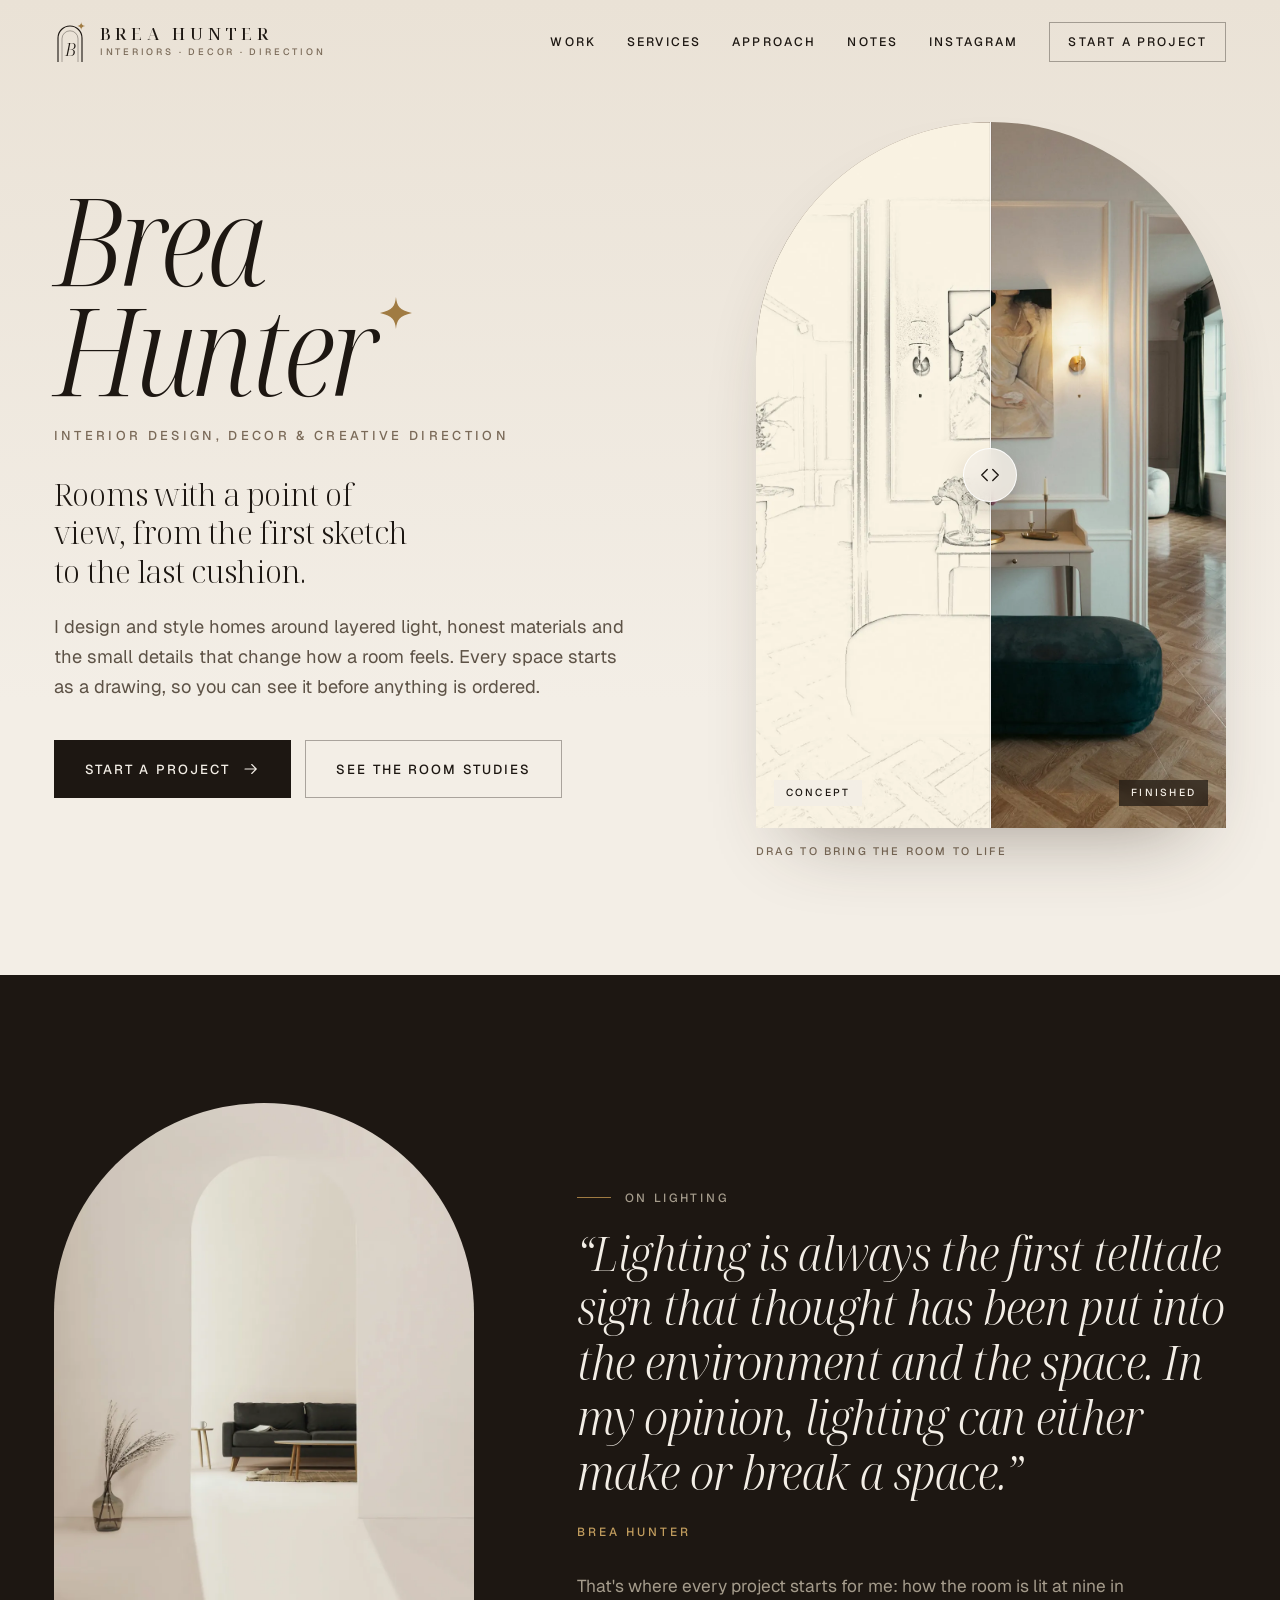
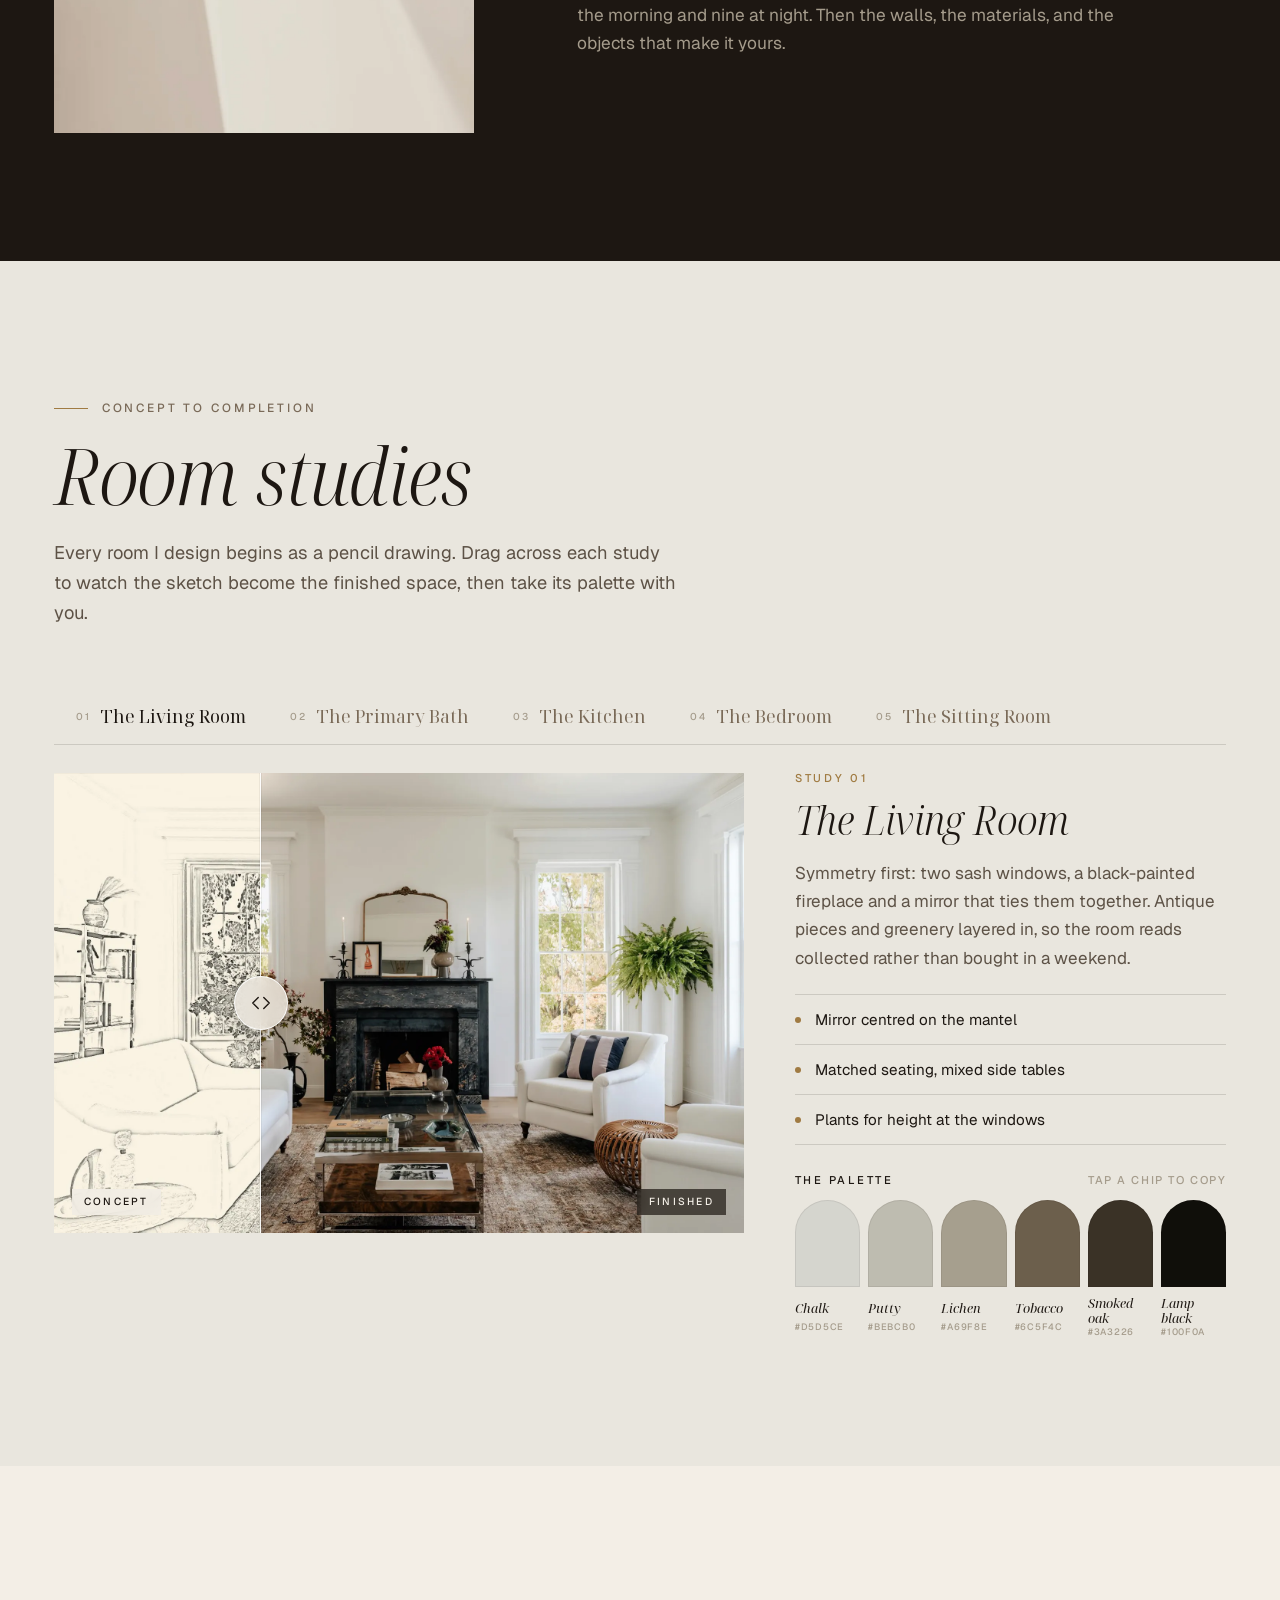
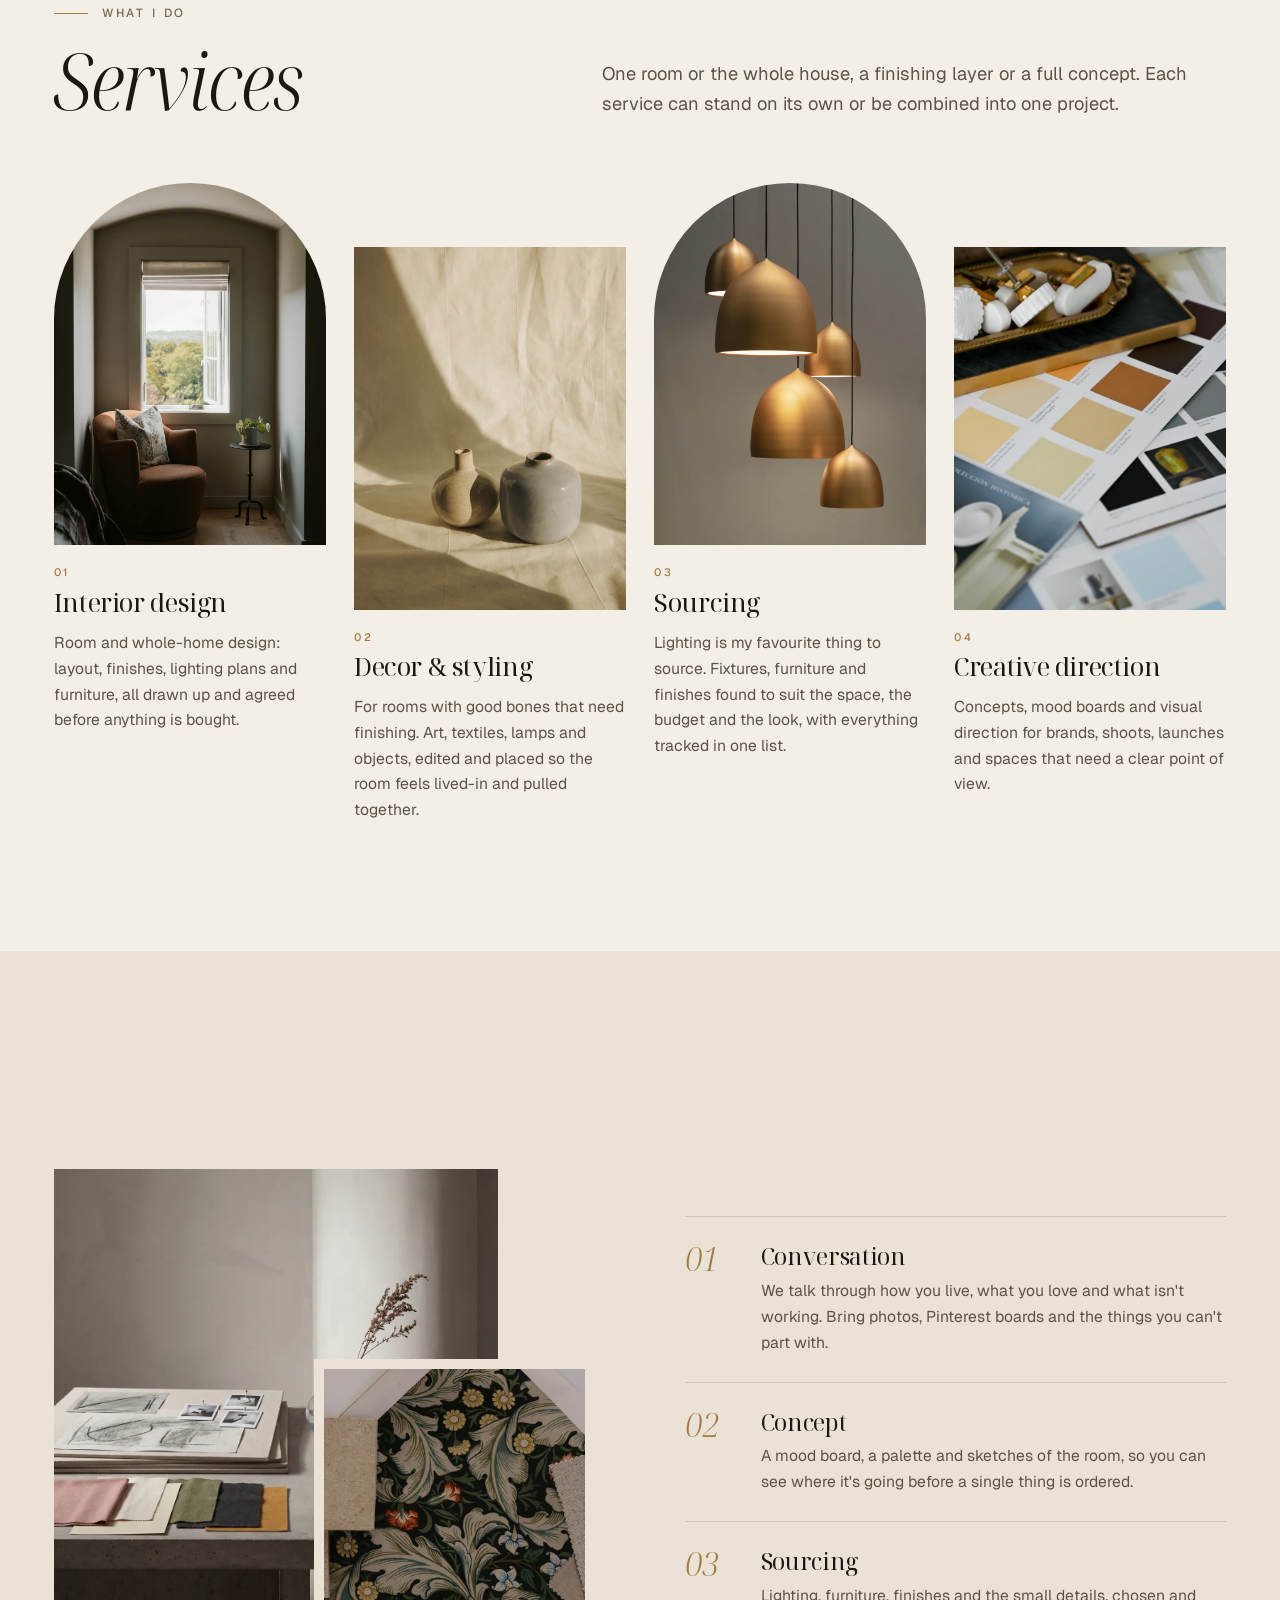
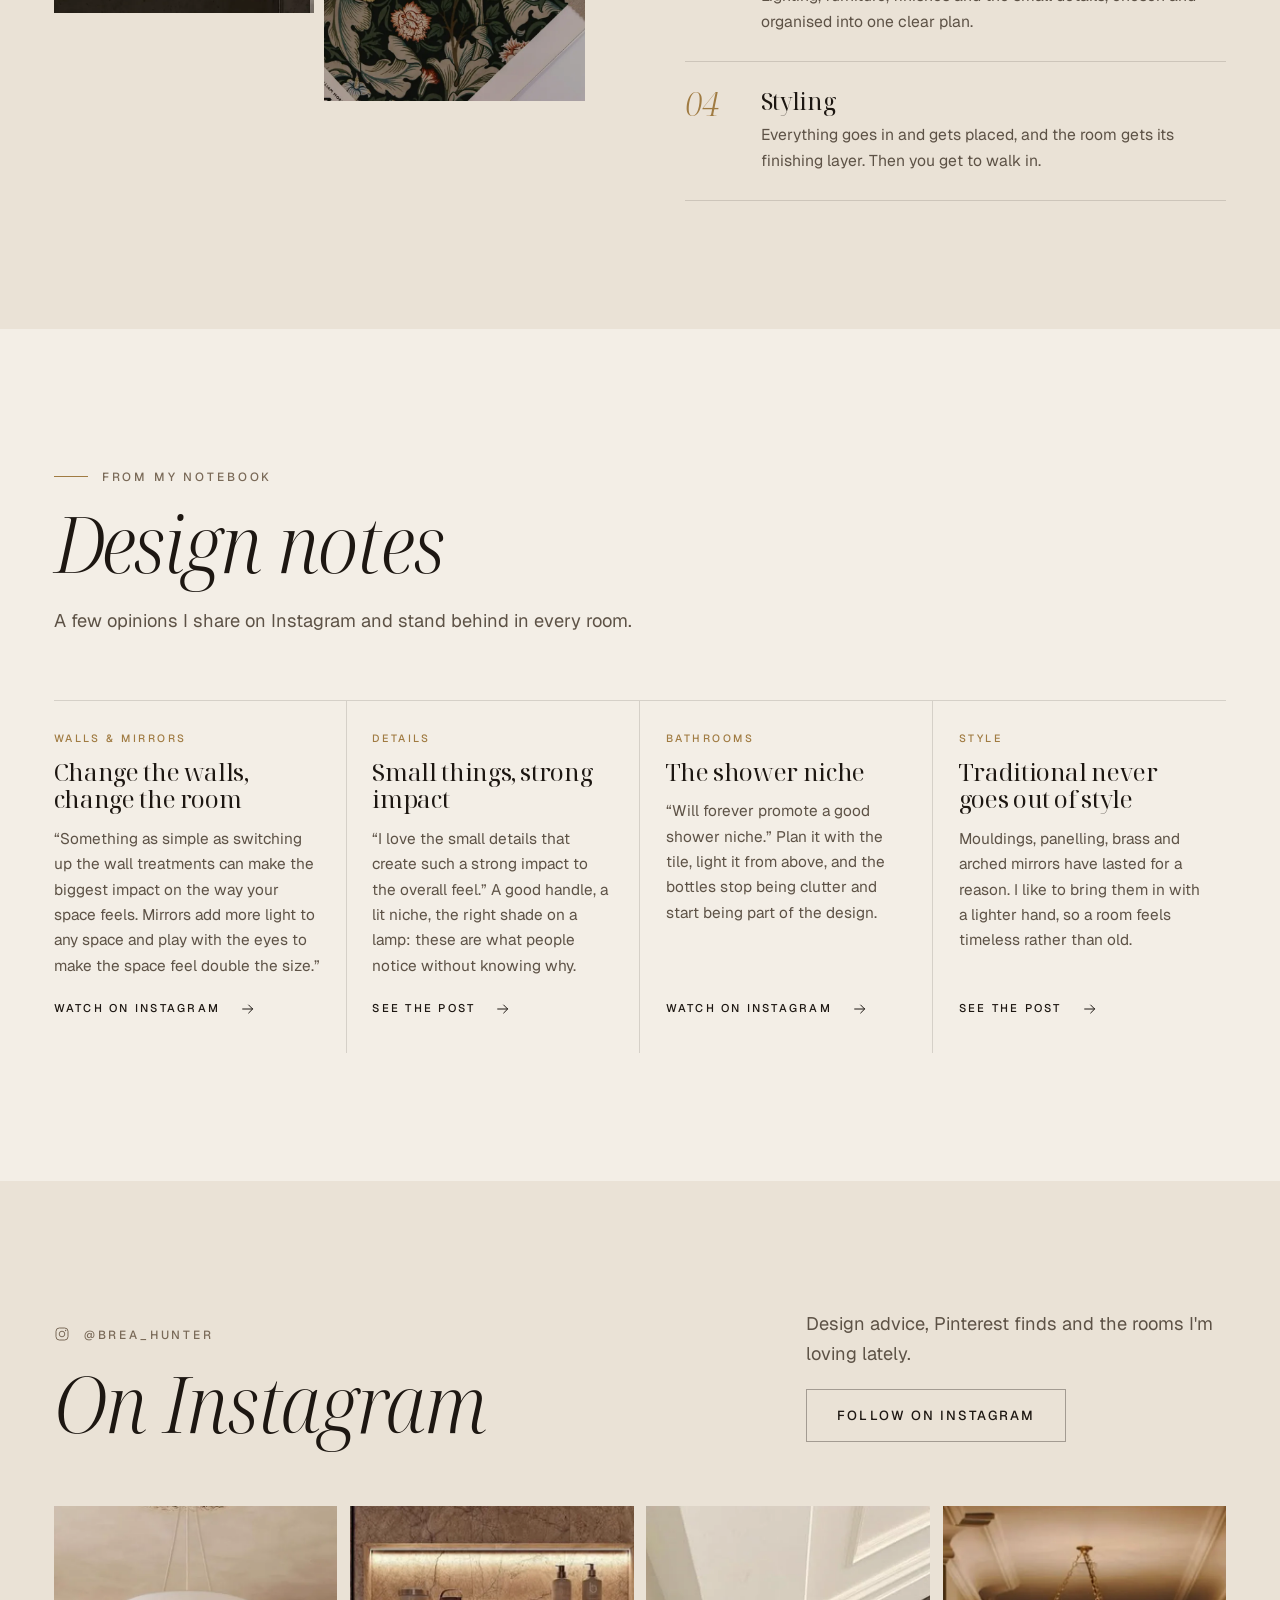
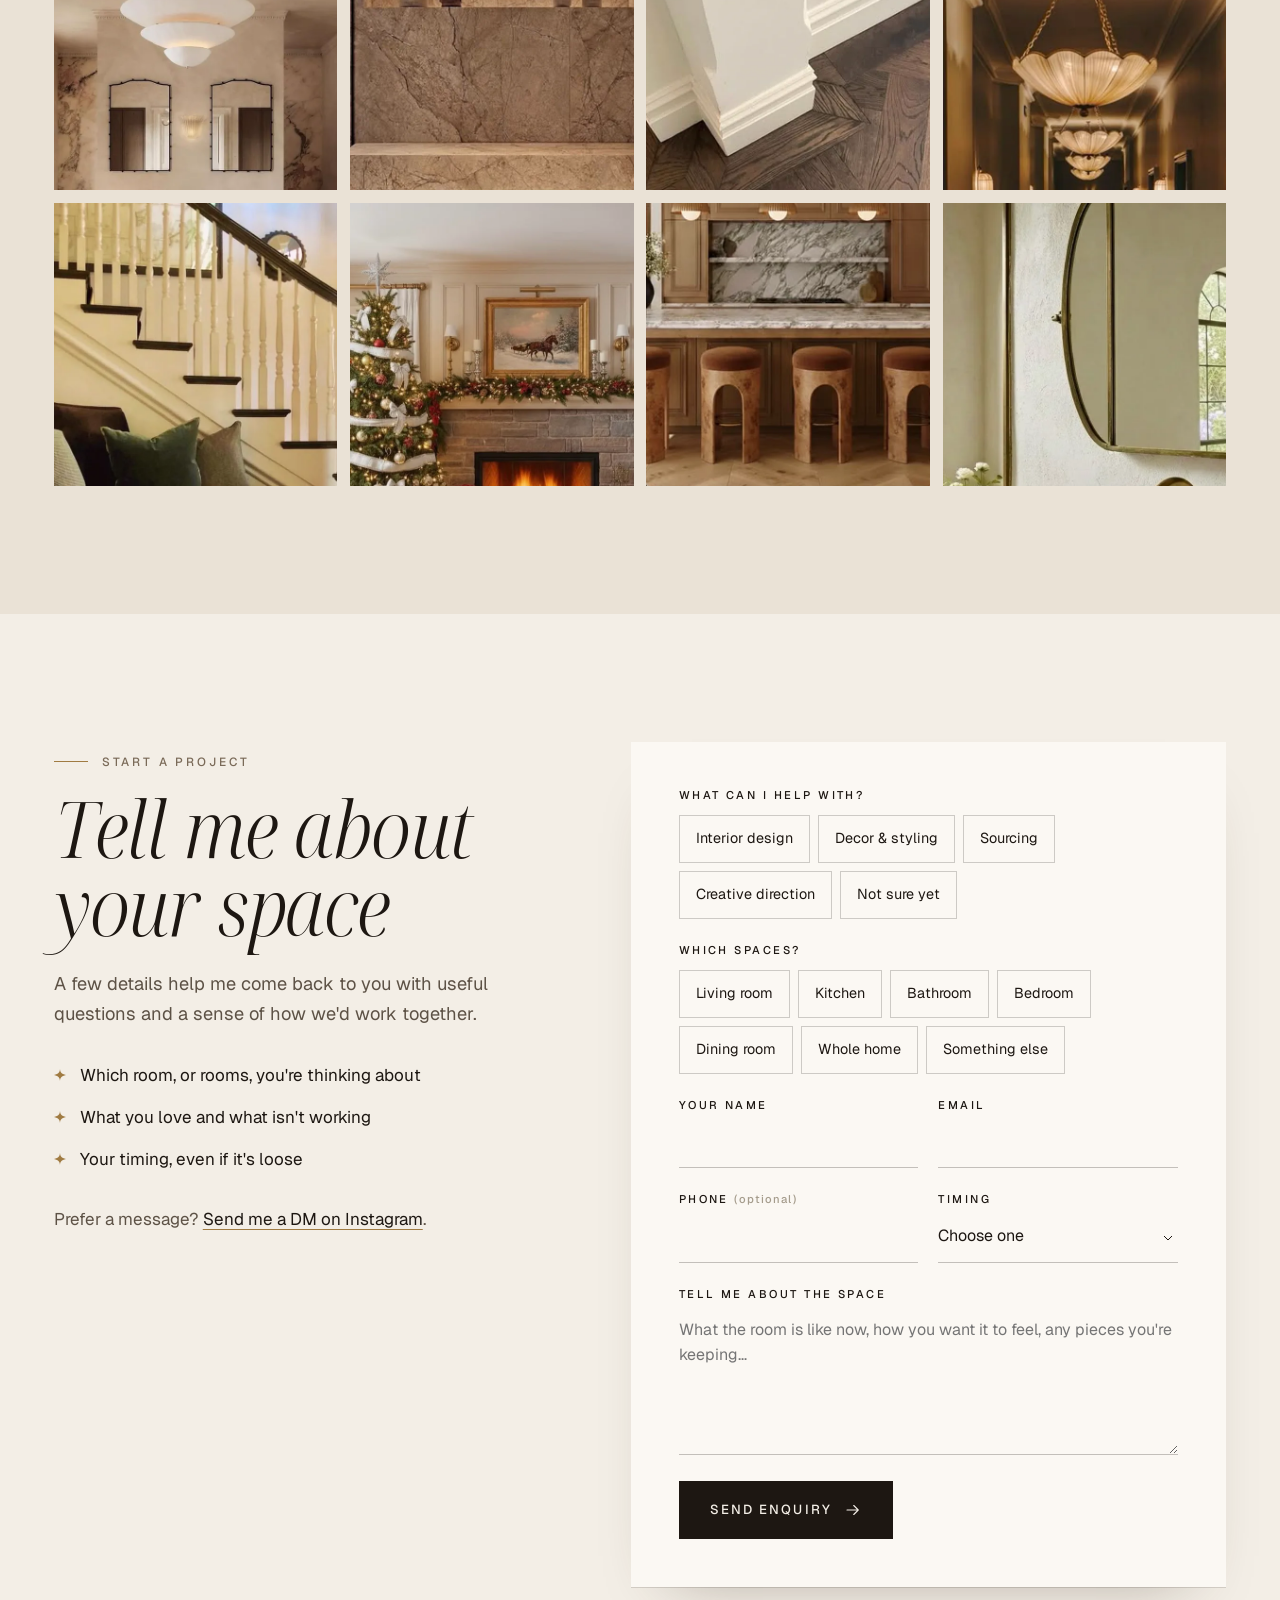
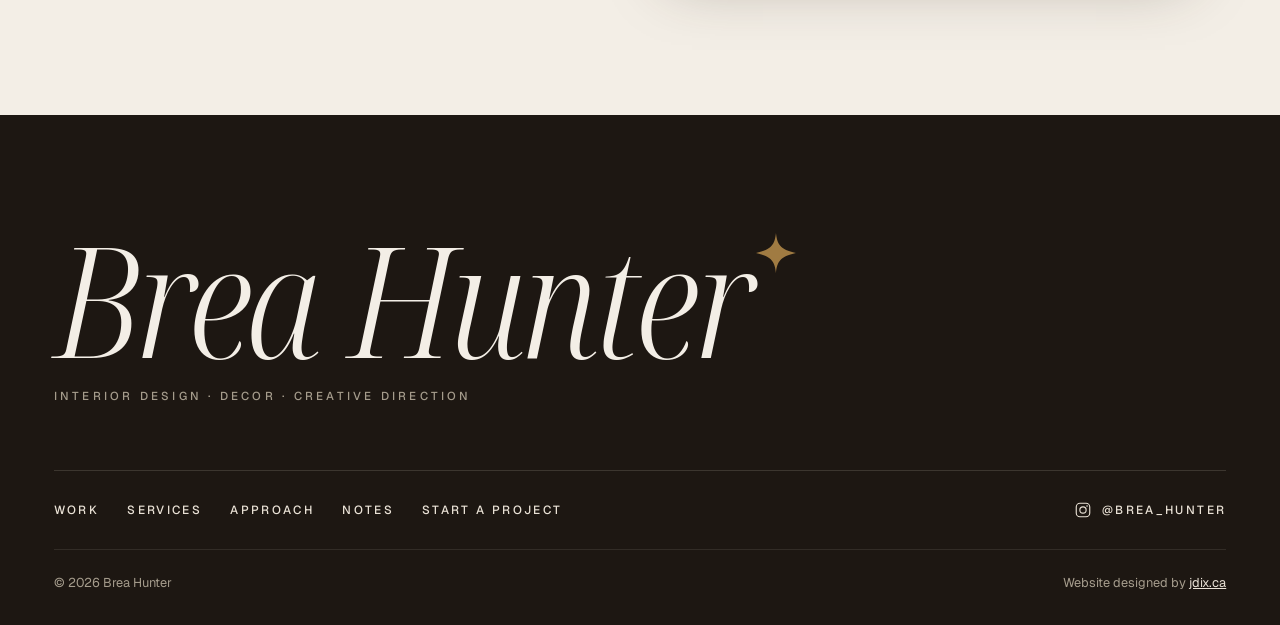
<file: index.html>
<!doctype html>
<html lang="en-CA">
<head>
<meta charset="utf-8">
<meta name="viewport" content="width=device-width, initial-scale=1">
<title>Brea Hunter | Interior Design, Decor &amp; Creative Direction</title>
<meta name="description" content="Brea Hunter is an interior designer and decorator: room design, decor and styling, lighting and furniture sourcing, and creative direction. Start a project.">
<meta name="robots" content="noindex">
<link rel="canonical" href="https://jdix22.github.io/brea-hunter/">
<meta name="theme-color" content="#F3EEE6">
<meta property="og:type" content="website">
<meta property="og:site_name" content="Brea Hunter">
<meta property="og:title" content="Brea Hunter | Interior Design, Decor &amp; Creative Direction">
<meta property="og:description" content="Rooms with a point of view, from the first sketch to the last cushion. Interior design, decor, sourcing and creative direction.">
<meta property="og:url" content="https://jdix22.github.io/brea-hunter/">
<meta property="og:image" content="https://jdix22.github.io/brea-hunter/assets/og.png">
<meta property="og:image:width" content="1200">
<meta property="og:image:height" content="630">
<meta property="og:image:alt" content="Brea Hunter wordmark beside a pencil sketch of a panelled room turning into the finished photograph">
<meta name="twitter:card" content="summary_large_image">
<meta name="twitter:title" content="Brea Hunter | Interior Design, Decor &amp; Creative Direction">
<meta name="twitter:description" content="Rooms with a point of view, from the first sketch to the last cushion.">
<meta name="twitter:image" content="https://jdix22.github.io/brea-hunter/assets/og.png">
<link rel="icon" href="favicon.svg" type="image/svg+xml">
<link rel="apple-touch-icon" href="apple-touch-icon.png">
<link rel="preconnect" href="https://fonts.googleapis.com">
<link rel="preconnect" href="https://fonts.gstatic.com" crossorigin>
<link href="https://fonts.googleapis.com/css2?family=Geist:wght@300..600&family=Noto+Serif+Display:ital,wdth,wght@0,62.5..100,100..900;1,62.5..100,100..900&display=swap" rel="stylesheet">
<link rel="preload" as="image" href="assets/img/hero-panelled-salon-sketch.webp">
<link rel="stylesheet" href="assets/site.css?v=2">
<script>document.documentElement.classList.add('js')</script>

<script type="application/ld+json">
{
  "@context": "https://schema.org",
  "@graph": [
    {
      "@type": "ProfessionalService",
      "@id": "https://jdix22.github.io/brea-hunter/#business",
      "name": "Brea Hunter",
      "description": "Interior design, decor and styling, lighting and furniture sourcing, and creative direction.",
      "url": "https://jdix22.github.io/brea-hunter/",
      "image": "https://jdix22.github.io/brea-hunter/assets/og.png",
      "logo": "https://jdix22.github.io/brea-hunter/apple-touch-icon.png",
      "sameAs": ["https://www.instagram.com/brea_hunter/"],
      "founder": { "@id": "https://jdix22.github.io/brea-hunter/#brea" },
      "knowsAbout": ["Interior design", "Interior decorating", "Home styling", "Lighting design", "Furniture sourcing", "Creative direction"],
      "hasOfferCatalog": {
        "@type": "OfferCatalog",
        "name": "Services",
        "itemListElement": [
          { "@type": "Offer", "itemOffered": { "@type": "Service", "name": "Interior design" } },
          { "@type": "Offer", "itemOffered": { "@type": "Service", "name": "Decor and styling" } },
          { "@type": "Offer", "itemOffered": { "@type": "Service", "name": "Lighting and furniture sourcing" } },
          { "@type": "Offer", "itemOffered": { "@type": "Service", "name": "Creative direction" } }
        ]
      }
    },
    {
      "@type": "Person",
      "@id": "https://jdix22.github.io/brea-hunter/#brea",
      "name": "Brea Hunter",
      "jobTitle": "Interior designer and creative director",
      "sameAs": ["https://www.instagram.com/brea_hunter/"]
    },
    {
      "@type": "WebSite",
      "name": "Brea Hunter",
      "url": "https://jdix22.github.io/brea-hunter/"
    }
  ]
}
</script>
</head>
<body>
<a class="skip" href="#main">Skip to content</a>

<svg width="0" height="0" style="position:absolute" aria-hidden="true">
  <symbol id="glint" viewBox="0 0 24 24"><path d="M12 0c.7 6.6 2.3 9.9 12 12-9.7 2.1-11.3 5.4-12 12-.7-6.6-2.3-9.9-12-12C9.7 9.9 11.3 6.6 12 0Z"/></symbol>
  <symbol id="arrow" viewBox="0 0 24 24"><path d="M4 12h15m-6-6 6 6-6 6" fill="none" stroke="currentColor" stroke-width="1.5" stroke-linecap="round" stroke-linejoin="round"/></symbol>
  <symbol id="ig" viewBox="0 0 24 24"><rect x="3" y="3" width="18" height="18" rx="5" fill="none" stroke="currentColor" stroke-width="1.5"/><circle cx="12" cy="12" r="4.2" fill="none" stroke="currentColor" stroke-width="1.5"/><circle cx="17.4" cy="6.6" r="1.1" fill="currentColor"/></symbol>
</svg>

<header class="hdr" id="top">
  <div class="wrap hdr-bar">
    <a class="brand" href="#top" aria-label="Brea Hunter, back to top">
      <svg class="brand-arch" viewBox="0 0 40 52" aria-hidden="true">
        <path d="M5 51V21a15 15 0 0 1 30 0v30" fill="none" stroke="currentColor" stroke-width="1.4"/>
        <path d="M10 51V22a10 10 0 0 1 20 0v29" fill="none" stroke="currentColor" stroke-width=".8" opacity=".55"/>
        <text x="20" y="43" text-anchor="middle" class="brand-b">B</text>
        <use href="#glint" x="29" y="1" width="10" height="10" class="brand-glint"/>
      </svg>
      <span class="brand-word">
        <span class="brand-name">Brea Hunter</span>
        <span class="brand-sub">Interiors &middot; Decor &middot; Direction</span>
      </span>
    </a>
    <nav class="nav" id="nav" aria-label="Main">
      <a href="#work">Work</a>
      <a href="#services">Services</a>
      <a href="#approach">Approach</a>
      <a href="#notes">Notes</a>
      <a href="#journal">Instagram</a>
      <a class="nav-cta" href="#enquire">Start a project</a>
    </nav>
    <button class="menu-btn" type="button" aria-expanded="false" aria-controls="nav">Menu</button>
  </div>
</header>

<main id="main">

<!-- Hero -->
<section class="hero" aria-labelledby="hero-title">
  <div class="wrap hero-grid">
    <div class="hero-copy">
      <h1 id="hero-title" class="rv">
        <span class="sig">Brea <span class="sig-end">Hunter<svg class="sig-glint" aria-hidden="true"><use href="#glint"/></svg></span></span>
        <span class="h1-sub">Interior design, decor &amp; creative direction</span>
      </h1>
      <p class="hero-line rv">Rooms with a point of view, from the first sketch to the last&nbsp;cushion.</p>
    </div>
    <div class="hero-more">
      <p class="lede rv">I design and style homes around layered light, honest materials and the small details that change how a room feels. Every space starts as a drawing, so you can see it before anything is ordered.</p>
      <div class="hero-cta rv">
        <a class="btn btn-ink" href="#enquire">Start a project <svg aria-hidden="true"><use href="#arrow"/></svg></a>
        <a class="btn btn-line" href="#work">See the room studies</a>
      </div>
    </div>

    <figure class="hero-art rv">
      <div class="ba ba-arch" data-intro style="--pos:100%">
        <img class="ba-img" src="assets/img/hero-panelled-salon.webp" width="1200" height="1800" alt="Finished room: a panelled salon with wall sconces, a framed portrait, a console with tulips, a velvet ottoman and herringbone floors" fetchpriority="high">
        <div class="ba-before"><img class="ba-img" src="assets/img/hero-panelled-salon-sketch.webp" width="1200" height="1800" alt="Pencil concept sketch of the same panelled salon"></div>
        <span class="ba-tag ba-tag-l" aria-hidden="true">Concept</span>
        <span class="ba-tag ba-tag-r" aria-hidden="true">Finished</span>
        <div class="ba-handle" role="slider" tabindex="0" aria-label="Slide between the concept sketch and the finished room" aria-valuemin="0" aria-valuemax="100" aria-valuenow="100" aria-valuetext="100% sketch">
          <span class="ba-knob" aria-hidden="true"><svg viewBox="0 0 24 24"><path d="M9 6 3 12l6 6M15 6l6 6-6 6" fill="none" stroke="currentColor" stroke-width="1.5" stroke-linecap="round" stroke-linejoin="round"/></svg></span>
        </div>
      </div>
      <figcaption class="hero-cap"><span>Drag to bring the room to life</span></figcaption>
    </figure>
  </div>
</section>

<!-- Statement -->
<section class="statement" aria-labelledby="statement-title">
  <div class="wrap statement-grid">
    <div class="statement-img rv">
      <img src="assets/img/plaster-arch-minimal-room.webp" width="1000" height="1500" loading="lazy" alt="A minimal plaster room seen through a soft arched opening, with a low bench and dried branches">
    </div>
    <div class="statement-copy">
      <h2 id="statement-title" class="eyebrow rv">On lighting</h2>
      <blockquote class="rv">
        <p>&ldquo;Lighting is always the first telltale sign that thought has been put into the environment and the space. In my opinion, lighting can either make or break a&nbsp;space.&rdquo;</p>
        <footer>Brea Hunter</footer>
      </blockquote>
      <p class="statement-body rv">That's where every project starts for me: how the room is lit at nine in the morning and nine at night. Then the walls, the materials, and the objects that make it yours.</p>
    </div>
  </div>
</section>

<!-- Room studies -->
<section class="work" id="work" aria-labelledby="work-title">
  <div class="wrap">
    <div class="sec-head">
      <p class="eyebrow rv">Concept to completion</p>
      <h2 id="work-title" class="rv">Room studies</h2>
      <p class="lede rv">Every room I design begins as a pencil drawing. Drag across each study to watch the sketch become the finished space, then take its palette with you.</p>
    </div>

    <div class="studies">
      <div class="study-tabs rv" role="tablist" aria-label="Room studies">
        <button role="tab" id="t-living" aria-controls="s-living" aria-selected="true"><span>01</span>The Living Room</button>
        <button role="tab" id="t-bath" aria-controls="s-bath" aria-selected="false" tabindex="-1"><span>02</span>The Primary Bath</button>
        <button role="tab" id="t-kitchen" aria-controls="s-kitchen" aria-selected="false" tabindex="-1"><span>03</span>The Kitchen</button>
        <button role="tab" id="t-bedroom" aria-controls="s-bedroom" aria-selected="false" tabindex="-1"><span>04</span>The Bedroom</button>
        <button role="tab" id="t-sitting" aria-controls="s-sitting" aria-selected="false" tabindex="-1"><span>05</span>The Sitting Room</button>
      </div>

      <article class="study is-on" id="s-living" role="tabpanel" aria-labelledby="t-living" data-tint="#d5d5ce">
        <div class="ba" style="--pos:50%">
          <img class="ba-img" src="assets/img/living-room-fireplace.webp" width="1800" height="1200" loading="lazy" alt="Finished living room with a black fireplace between two sash windows, a gilded mirror, cream sofas and a leafy plant">
          <div class="ba-before"><img class="ba-img" src="assets/img/living-room-fireplace-sketch.webp" width="1800" height="1200" loading="lazy" alt="Pencil concept sketch of the same living room"></div>
          <span class="ba-tag ba-tag-l" aria-hidden="true">Concept</span><span class="ba-tag ba-tag-r" aria-hidden="true">Finished</span>
          <div class="ba-handle" role="slider" tabindex="0" aria-label="Slide between the living room sketch and the finished room" aria-valuemin="0" aria-valuemax="100" aria-valuenow="50"><span class="ba-knob" aria-hidden="true"><svg viewBox="0 0 24 24"><path d="M9 6 3 12l6 6M15 6l6 6-6 6" fill="none" stroke="currentColor" stroke-width="1.5" stroke-linecap="round" stroke-linejoin="round"/></svg></span></div>
        </div>
        <div class="study-info">
          <p class="study-no">Study 01</p>
          <h3>The Living Room</h3>
          <p>Symmetry first: two sash windows, a black-painted fireplace and a mirror that ties them together. Antique pieces and greenery layered in, so the room reads collected rather than bought in a weekend.</p>
          <ul class="study-moves">
            <li>Mirror centred on the mantel</li>
            <li>Matched seating, mixed side tables</li>
            <li>Plants for height at the windows</li>
          </ul>
          <div class="palette" aria-label="Palette pulled from the finished room">
            <p class="palette-label">The palette <span>tap a chip to copy</span></p>
            <div class="chips">
              <button class="chip" style="--c:#d5d5ce" data-hex="#D5D5CE"><i></i><b>Chalk</b><small>#D5D5CE</small></button>
              <button class="chip" style="--c:#bebcb0" data-hex="#BEBCB0"><i></i><b>Putty</b><small>#BEBCB0</small></button>
              <button class="chip" style="--c:#a69f8e" data-hex="#A69F8E"><i></i><b>Lichen</b><small>#A69F8E</small></button>
              <button class="chip" style="--c:#6c5f4c" data-hex="#6C5F4C"><i></i><b>Tobacco</b><small>#6C5F4C</small></button>
              <button class="chip" style="--c:#3a3226" data-hex="#3A3226"><i></i><b>Smoked oak</b><small>#3A3226</small></button>
              <button class="chip" style="--c:#100f0a" data-hex="#100F0A"><i></i><b>Lamp black</b><small>#100F0A</small></button>
            </div>
          </div>
        </div>
      </article>

      <article class="study" id="s-bath" role="tabpanel" aria-labelledby="t-bath" data-tint="#e9eae4" hidden>
        <div class="ba" style="--pos:50%">
          <img class="ba-img" src="assets/img/primary-bath-arched-window.webp" width="1800" height="1200" loading="lazy" alt="Finished bathroom with an arched window, a tall oval mirror, a vessel sink on a floating shelf and a freestanding tub">
          <div class="ba-before"><img class="ba-img" src="assets/img/primary-bath-arched-window-sketch.webp" width="1800" height="1200" loading="lazy" alt="Pencil concept sketch of the same bathroom"></div>
          <span class="ba-tag ba-tag-l" aria-hidden="true">Concept</span><span class="ba-tag ba-tag-r" aria-hidden="true">Finished</span>
          <div class="ba-handle" role="slider" tabindex="0" aria-label="Slide between the bathroom sketch and the finished room" aria-valuemin="0" aria-valuemax="100" aria-valuenow="50"><span class="ba-knob" aria-hidden="true"><svg viewBox="0 0 24 24"><path d="M9 6 3 12l6 6M15 6l6 6-6 6" fill="none" stroke="currentColor" stroke-width="1.5" stroke-linecap="round" stroke-linejoin="round"/></svg></span></div>
        </div>
        <div class="study-info">
          <p class="study-no">Study 02</p>
          <h3>The Primary Bath</h3>
          <p>The arched window gets to be the art. Warm stone tones, an oval mirror that echoes the curve, and a vessel sink on a floating shelf so the whole wall stays light.</p>
          <ul class="study-moves">
            <li>Mirror shape repeats the window</li>
            <li>One warm stone, top to bottom</li>
            <li>Fresh flowers as the only colour</li>
          </ul>
          <div class="palette" aria-label="Palette pulled from the finished room">
            <p class="palette-label">The palette <span>tap a chip to copy</span></p>
            <div class="chips">
              <button class="chip" style="--c:#e9eae4" data-hex="#E9EAE4"><i></i><b>Porcelain</b><small>#E9EAE4</small></button>
              <button class="chip" style="--c:#c9c9bb" data-hex="#C9C9BB"><i></i><b>Plaster</b><small>#C9C9BB</small></button>
              <button class="chip" style="--c:#a19682" data-hex="#A19682"><i></i><b>Sandstone</b><small>#A19682</small></button>
              <button class="chip" style="--c:#8c7962" data-hex="#8C7962"><i></i><b>Travertine</b><small>#8C7962</small></button>
              <button class="chip" style="--c:#705e4a" data-hex="#705E4A"><i></i><b>Mocha</b><small>#705E4A</small></button>
              <button class="chip" style="--c:#463728" data-hex="#463728"><i></i><b>Walnut</b><small>#463728</small></button>
            </div>
          </div>
        </div>
      </article>

      <article class="study" id="s-kitchen" role="tabpanel" aria-labelledby="t-kitchen" data-tint="#c6c1b1" hidden>
        <div class="ba" style="--pos:50%">
          <img class="ba-img" src="assets/img/kitchen-walnut-millwork.webp" width="1800" height="1200" loading="lazy" alt="Finished kitchen with walnut cabinetry, a pale island with three stools, open shelves and a round paper pendant">
          <div class="ba-before"><img class="ba-img" src="assets/img/kitchen-walnut-millwork-sketch.webp" width="1800" height="1200" loading="lazy" alt="Pencil concept sketch of the same kitchen"></div>
          <span class="ba-tag ba-tag-l" aria-hidden="true">Concept</span><span class="ba-tag ba-tag-r" aria-hidden="true">Finished</span>
          <div class="ba-handle" role="slider" tabindex="0" aria-label="Slide between the kitchen sketch and the finished room" aria-valuemin="0" aria-valuemax="100" aria-valuenow="50"><span class="ba-knob" aria-hidden="true"><svg viewBox="0 0 24 24"><path d="M9 6 3 12l6 6M15 6l6 6-6 6" fill="none" stroke="currentColor" stroke-width="1.5" stroke-linecap="round" stroke-linejoin="round"/></svg></span></div>
        </div>
        <div class="study-info">
          <p class="study-no">Study 03</p>
          <h3>The Kitchen</h3>
          <p>Walnut millwork wrapped around a quiet island, with a single sculptural pendant doing the talking. Open shelves hold only what earns its place, and warm strip lighting does the rest.</p>
          <ul class="study-moves">
            <li>One wood tone, used generously</li>
            <li>A single statement light</li>
            <li>Lit shelves for evening glow</li>
          </ul>
          <div class="palette" aria-label="Palette pulled from the finished room">
            <p class="palette-label">The palette <span>tap a chip to copy</span></p>
            <div class="chips">
              <button class="chip" style="--c:#c6c1b1" data-hex="#C6C1B1"><i></i><b>Linen</b><small>#C6C1B1</small></button>
              <button class="chip" style="--c:#a59e8f" data-hex="#A59E8F"><i></i><b>Oat</b><small>#A59E8F</small></button>
              <button class="chip" style="--c:#827d71" data-hex="#827D71"><i></i><b>Concrete</b><small>#827D71</small></button>
              <button class="chip" style="--c:#675d4f" data-hex="#675D4F"><i></i><b>Umber</b><small>#675D4F</small></button>
              <button class="chip" style="--c:#574b3c" data-hex="#574B3C"><i></i><b>Walnut</b><small>#574B3C</small></button>
              <button class="chip" style="--c:#453b2c" data-hex="#453B2C"><i></i><b>Espresso</b><small>#453B2C</small></button>
            </div>
          </div>
        </div>
      </article>

      <article class="study" id="s-bedroom" role="tabpanel" aria-labelledby="t-bedroom" data-tint="#deded8" hidden>
        <div class="ba" style="--pos:50%">
          <img class="ba-img" src="assets/img/bedroom-oak-panelling.webp" width="1800" height="1200" loading="lazy" alt="Finished bedroom with a full-height oak panelled wall, wall-hung brass lights, a soft upholstered bed and a round ottoman">
          <div class="ba-before"><img class="ba-img" src="assets/img/bedroom-oak-panelling-sketch.webp" width="1800" height="1200" loading="lazy" alt="Pencil concept sketch of the same bedroom"></div>
          <span class="ba-tag ba-tag-l" aria-hidden="true">Concept</span><span class="ba-tag ba-tag-r" aria-hidden="true">Finished</span>
          <div class="ba-handle" role="slider" tabindex="0" aria-label="Slide between the bedroom sketch and the finished room" aria-valuemin="0" aria-valuemax="100" aria-valuenow="50"><span class="ba-knob" aria-hidden="true"><svg viewBox="0 0 24 24"><path d="M9 6 3 12l6 6M15 6l6 6-6 6" fill="none" stroke="currentColor" stroke-width="1.5" stroke-linecap="round" stroke-linejoin="round"/></svg></span></div>
        </div>
        <div class="study-info">
          <p class="study-no">Study 04</p>
          <h3>The Bedroom</h3>
          <p>A full-height oak wall becomes the headboard. Brass lights hang from the wall so the nightstands stay clear, and every soft layer sits in one colour family, so the room settles you.</p>
          <ul class="study-moves">
            <li>Panelling in place of a headboard</li>
            <li>Wall lights, clear surfaces</li>
            <li>Tone-on-tone bedding</li>
          </ul>
          <div class="palette" aria-label="Palette pulled from the finished room">
            <p class="palette-label">The palette <span>tap a chip to copy</span></p>
            <div class="chips">
              <button class="chip" style="--c:#deded8" data-hex="#DEDED8"><i></i><b>Cotton</b><small>#DEDED8</small></button>
              <button class="chip" style="--c:#c0baad" data-hex="#C0BAAD"><i></i><b>Mushroom</b><small>#C0BAAD</small></button>
              <button class="chip" style="--c:#a79d89" data-hex="#A79D89"><i></i><b>Flax</b><small>#A79D89</small></button>
              <button class="chip" style="--c:#8e836f" data-hex="#8E836F"><i></i><b>Fawn</b><small>#8E836F</small></button>
              <button class="chip" style="--c:#746a56" data-hex="#746A56"><i></i><b>Olive wood</b><small>#746A56</small></button>
              <button class="chip" style="--c:#443e32" data-hex="#443E32"><i></i><b>Bark</b><small>#443E32</small></button>
            </div>
          </div>
        </div>
      </article>

      <article class="study" id="s-sitting" role="tabpanel" aria-labelledby="t-sitting" data-tint="#d2d0c9" hidden>
        <div class="ba" style="--pos:50%">
          <img class="ba-img" src="assets/img/sitting-room-taupe.webp" width="1800" height="1200" loading="lazy" alt="Finished sitting room with taupe walls, a boucle sofa, a curved armchair, candles on a wooden trunk and linen curtains">
          <div class="ba-before"><img class="ba-img" src="assets/img/sitting-room-taupe-sketch.webp" width="1800" height="1200" loading="lazy" alt="Pencil concept sketch of the same sitting room"></div>
          <span class="ba-tag ba-tag-l" aria-hidden="true">Concept</span><span class="ba-tag ba-tag-r" aria-hidden="true">Finished</span>
          <div class="ba-handle" role="slider" tabindex="0" aria-label="Slide between the sitting room sketch and the finished room" aria-valuemin="0" aria-valuemax="100" aria-valuenow="50"><span class="ba-knob" aria-hidden="true"><svg viewBox="0 0 24 24"><path d="M9 6 3 12l6 6M15 6l6 6-6 6" fill="none" stroke="currentColor" stroke-width="1.5" stroke-linecap="round" stroke-linejoin="round"/></svg></span></div>
        </div>
        <div class="study-info">
          <p class="study-no">Study 05</p>
          <h3>The Sitting Room</h3>
          <p>Taupe on the walls, candlelight and a rich wood trunk. Proof that a small room can feel cocooning when one colour wraps everything and the light stays low and warm.</p>
          <ul class="study-moves">
            <li>Colour-drenched walls</li>
            <li>Curves to soften a square room</li>
            <li>Lamps and candles, no overheads</li>
          </ul>
          <div class="palette" aria-label="Palette pulled from the finished room">
            <p class="palette-label">The palette <span>tap a chip to copy</span></p>
            <div class="chips">
              <button class="chip" style="--c:#d2d0c9" data-hex="#D2D0C9"><i></i><b>Mist</b><small>#D2D0C9</small></button>
              <button class="chip" style="--c:#b1a799" data-hex="#B1A799"><i></i><b>Stone</b><small>#B1A799</small></button>
              <button class="chip" style="--c:#92816e" data-hex="#92816E"><i></i><b>Mink</b><small>#92816E</small></button>
              <button class="chip" style="--c:#735f49" data-hex="#735F49"><i></i><b>Taupe</b><small>#735F49</small></button>
              <button class="chip" style="--c:#523d27" data-hex="#523D27"><i></i><b>Chestnut</b><small>#523D27</small></button>
              <button class="chip" style="--c:#2e2011" data-hex="#2E2011"><i></i><b>Chocolate</b><small>#2E2011</small></button>
            </div>
          </div>
        </div>
      </article>
    </div>
  </div>
</section>

<!-- Services -->
<section class="services" id="services" aria-labelledby="services-title">
  <div class="wrap">
    <div class="sec-head sec-head-split">
      <div>
        <p class="eyebrow rv">What I do</p>
        <h2 id="services-title" class="rv">Services</h2>
      </div>
      <p class="lede rv">One room or the whole house, a finishing layer or a full concept. Each service can stand on its own or be combined into one project.</p>
    </div>
    <div class="svc-grid">
      <article class="svc rv">
        <div class="svc-img"><img src="assets/img/arched-alcove-reading-chair.webp" width="1000" height="1500" loading="lazy" alt="An arched plaster alcove framing a window, with a brown armchair and a small side table"></div>
        <p class="svc-no">01</p>
        <h3>Interior design</h3>
        <p>Room and whole-home design: layout, finishes, lighting plans and furniture, all drawn up and agreed before anything is bought.</p>
      </article>
      <article class="svc rv">
        <div class="svc-img"><img src="assets/img/stoneware-vases-linen-drape.webp" width="1000" height="1500" loading="lazy" alt="Stoneware vases on a linen-draped surface in soft side light"></div>
        <p class="svc-no">02</p>
        <h3>Decor &amp; styling</h3>
        <p>For rooms with good bones that need finishing. Art, textiles, lamps and objects, edited and placed so the room feels lived-in and pulled together.</p>
      </article>
      <article class="svc rv">
        <div class="svc-img"><img src="assets/img/brass-dome-pendants.webp" width="1000" height="1500" loading="lazy" alt="A cluster of brass dome pendant lights hanging at different heights"></div>
        <p class="svc-no">03</p>
        <h3>Sourcing</h3>
        <p>Lighting is my favourite thing to source. Fixtures, furniture and finishes found to suit the space, the budget and the look, with everything tracked in one list.</p>
      </article>
      <article class="svc rv">
        <div class="svc-img"><img src="assets/img/material-samples-brass.webp" width="1400" height="932" loading="lazy" alt="A material board with paint swatches, wood and stone samples and a brass tray"></div>
        <p class="svc-no">04</p>
        <h3>Creative direction</h3>
        <p>Concepts, mood boards and visual direction for brands, shoots, launches and spaces that need a clear point of view.</p>
      </article>
    </div>
  </div>
</section>

<!-- Approach -->
<section class="approach" id="approach" aria-labelledby="approach-title">
  <div class="wrap approach-grid">
    <div class="approach-media rv">
      <img class="approach-a" src="assets/img/design-desk-sketches.webp" width="1100" height="1100" loading="lazy" alt="A designer's desk with sketches, fabric and a glass vase of dried grass">
      <img class="approach-b" src="assets/img/fabric-swatches-botanical.webp" width="1400" height="934" loading="lazy" alt="Linen and boucle swatches laid over a botanical print fabric">
    </div>
    <div>
      <p class="eyebrow rv">How we work together</p>
      <h2 id="approach-title" class="rv">The approach</h2>
      <ol class="steps">
        <li class="rv"><span class="step-no">01</span><div><h3>Conversation</h3><p>We talk through how you live, what you love and what isn't working. Bring photos, Pinterest boards and the things you can't part with.</p></div></li>
        <li class="rv"><span class="step-no">02</span><div><h3>Concept</h3><p>A mood board, a palette and sketches of the room, so you can see where it's going before a single thing is ordered.</p></div></li>
        <li class="rv"><span class="step-no">03</span><div><h3>Sourcing</h3><p>Lighting, furniture, finishes and the small details, chosen and organised into one clear plan.</p></div></li>
        <li class="rv"><span class="step-no">04</span><div><h3>Styling</h3><p>Everything goes in and gets placed, and the room gets its finishing layer. Then you get to walk in.</p></div></li>
      </ol>
    </div>
  </div>
</section>

<!-- Notes -->
<section class="notes" id="notes" aria-labelledby="notes-title">
  <div class="wrap">
    <div class="sec-head">
      <p class="eyebrow rv">From my notebook</p>
      <h2 id="notes-title" class="rv">Design notes</h2>
      <p class="lede rv">A few opinions I share on Instagram and stand behind in every room.</p>
    </div>
    <div class="note-grid">
      <article class="note rv">
        <p class="note-tag">Walls &amp; mirrors</p>
        <h3>Change the walls, change the room</h3>
        <p>&ldquo;Something as simple as switching up the wall treatments can make the biggest impact on the way your space feels. Mirrors add more light to any space and play with the eyes to make the space feel double the size.&rdquo;</p>
        <a href="https://www.instagram.com/brea_hunter/reel/DSGY2CRkeWg/" target="_blank" rel="noopener">Watch on Instagram<span class="sr-only"> (opens Instagram)</span> <svg aria-hidden="true"><use href="#arrow"/></svg></a>
      </article>
      <article class="note rv">
        <p class="note-tag">Details</p>
        <h3>Small things, strong impact</h3>
        <p>&ldquo;I love the small details that create such a strong impact to the overall feel.&rdquo; A good handle, a lit niche, the right shade on a lamp: these are what people notice without knowing why.</p>
        <a href="https://www.instagram.com/brea_hunter/p/DTYoA-DkQ4s/" target="_blank" rel="noopener">See the post<span class="sr-only"> (opens Instagram)</span> <svg aria-hidden="true"><use href="#arrow"/></svg></a>
      </article>
      <article class="note rv">
        <p class="note-tag">Bathrooms</p>
        <h3>The shower niche</h3>
        <p>&ldquo;Will forever promote a good shower niche.&rdquo; Plan it with the tile, light it from above, and the bottles stop being clutter and start being part of the design.</p>
        <a href="https://www.instagram.com/brea_hunter/reel/DTR5G1rDavj/" target="_blank" rel="noopener">Watch on Instagram<span class="sr-only"> (opens Instagram)</span> <svg aria-hidden="true"><use href="#arrow"/></svg></a>
      </article>
      <article class="note rv">
        <p class="note-tag">Style</p>
        <h3>Traditional never goes out of style</h3>
        <p>Mouldings, panelling, brass and arched mirrors have lasted for a reason. I like to bring them in with a lighter hand, so a room feels timeless rather than old.</p>
        <a href="https://www.instagram.com/brea_hunter/p/DR8D9T5kR3g/" target="_blank" rel="noopener">See the post<span class="sr-only"> (opens Instagram)</span> <svg aria-hidden="true"><use href="#arrow"/></svg></a>
      </article>
    </div>
  </div>
</section>

<!-- Instagram -->
<section class="journal" id="journal" aria-labelledby="journal-title">
  <div class="wrap">
    <div class="sec-head sec-head-split">
      <div>
        <p class="eyebrow rv"><svg class="ig-ico" aria-hidden="true"><use href="#ig"/></svg>@brea_hunter</p>
        <h2 id="journal-title" class="rv">On Instagram</h2>
      </div>
      <div class="journal-side rv">
        <p class="lede">Design advice, Pinterest finds and the rooms I'm loving lately.</p>
        <a class="btn btn-line" href="https://www.instagram.com/brea_hunter/" target="_blank" rel="noopener">Follow on Instagram<span class="sr-only"> (opens Instagram)</span></a>
      </div>
    </div>
    <div class="ig-grid" id="ig-grid">
      <a class="ig-tile rv" href="https://www.instagram.com/brea_hunter/p/DTYoA-DkQ4s/" target="_blank" rel="noopener" aria-label="Instagram post: weekend Pinterest master bathroom saves, opens Instagram"><img src="assets/img/ig/ig-bathroom-pendant-stone-tub.webp" width="600" height="600" loading="lazy" alt="Stone bathtub under a tiered white pendant, with twin arched mirrors and marble walls"><span class="ig-cap">Weekend Pinterest master bathroom saves! I love the small details that create such a strong impact.</span></a>
      <a class="ig-tile rv" href="https://www.instagram.com/brea_hunter/reel/DTR5G1rDavj/" target="_blank" rel="noopener" aria-label="Instagram reel: will forever promote a good shower niche, opens Instagram"><img src="assets/img/ig/ig-lit-shower-niche.webp" width="600" height="600" loading="lazy" alt="A lit stone shower niche holding amber bottles"><span class="ig-cap">Will forever promote a good shower niche.</span></a>
      <a class="ig-tile rv" href="https://www.instagram.com/brea_hunter/reel/DTMxF5eDfWK/" target="_blank" rel="noopener" aria-label="Instagram reel: some of my top eyesores, opens Instagram"><img src="assets/img/ig/ig-moulding-herringbone.webp" width="600" height="600" loading="lazy" alt="White baseboard moulding meeting dark herringbone wood floors"><span class="ig-cap">Part 1 of some of my top eyesores. Agree or disagree?</span></a>
      <a class="ig-tile rv" href="https://www.instagram.com/brea_hunter/reel/DSYg2RJkY38/" target="_blank" rel="noopener" aria-label="Instagram reel: lighting can make or break a space, opens Instagram"><img src="assets/img/ig/ig-scalloped-pendants-hall.webp" width="600" height="600" loading="lazy" alt="A row of scalloped glass pendant lights glowing down a moody hallway"><span class="ig-cap">Lighting can either make or break a space.</span></a>
      <a class="ig-tile rv" href="https://www.instagram.com/brea_hunter/p/DSV48d6ET5c/" target="_blank" rel="noopener" aria-label="Instagram post: tassels are in for 2026, opens Instagram"><img src="assets/img/ig/ig-tasselled-stair.webp" width="600" height="600" loading="lazy" alt="A white and black staircase with velvet cushions and a tassel detail"><span class="ig-cap">Tassels are in for 2026… aren't they fun?</span></a>
      <a class="ig-tile rv" href="https://www.instagram.com/brea_hunter/p/DSGYzFOEXBf/" target="_blank" rel="noopener" aria-label="Instagram post: the holidays are here, opens Instagram"><img src="assets/img/ig/ig-holiday-fireplace.webp" width="600" height="600" loading="lazy" alt="A stone fireplace dressed with garland, a painting above the mantel and a decorated tree"><span class="ig-cap">The holidays are here! Which room is your favourite?</span></a>
      <a class="ig-tile rv" href="https://www.instagram.com/brea_hunter/reel/DSBSvGUkUjY/" target="_blank" rel="noopener" aria-label="Instagram reel: things everyone should have in their home, opens Instagram"><img src="assets/img/ig/ig-walnut-kitchen-stools.webp" width="600" height="600" loading="lazy" alt="Burl wood arched counter stools at a marble kitchen island"><span class="ig-cap">Things I think everyone should have in their home, part 1.</span></a>
      <a class="ig-tile rv" href="https://www.instagram.com/brea_hunter/p/DR8D9T5kR3g/" target="_blank" rel="noopener" aria-label="Instagram post: traditional never goes out of style, opens Instagram"><img src="assets/img/ig/ig-arched-brass-mirror.webp" width="600" height="600" loading="lazy" alt="An arched brass mirror on a plaster wall beside a small arched window"><span class="ig-cap">Traditional never goes out of style.</span></a>
    </div>
  </div>
</section>

<!-- Enquire -->
<section class="enquire" id="enquire" aria-labelledby="enquire-title">
  <div class="wrap enquire-grid">
    <div class="enquire-copy">
      <p class="eyebrow rv">Start a project</p>
      <h2 id="enquire-title" class="rv">Tell me about your space</h2>
      <p class="lede rv">A few details help me come back to you with useful questions and a sense of how we'd work together.</p>
      <ul class="enquire-list rv">
        <li><svg aria-hidden="true"><use href="#glint"/></svg>Which room, or rooms, you're thinking about</li>
        <li><svg aria-hidden="true"><use href="#glint"/></svg>What you love and what isn't working</li>
        <li><svg aria-hidden="true"><use href="#glint"/></svg>Your timing, even if it's loose</li>
      </ul>
      <p class="enquire-alt rv">Prefer a message? <a href="https://ig.me/m/brea_hunter" target="_blank" rel="noopener">Send me a DM on Instagram<span class="sr-only"> (opens Instagram)</span></a>.</p>
    </div>

    <form class="form rv" id="enquiry" novalidate>
      <fieldset class="pick">
        <legend>What can I help with?</legend>
        <label><input type="checkbox" name="help" value="Interior design"><span>Interior design</span></label>
        <label><input type="checkbox" name="help" value="Decor & styling"><span>Decor &amp; styling</span></label>
        <label><input type="checkbox" name="help" value="Sourcing"><span>Sourcing</span></label>
        <label><input type="checkbox" name="help" value="Creative direction"><span>Creative direction</span></label>
        <label><input type="checkbox" name="help" value="Not sure yet"><span>Not sure yet</span></label>
      </fieldset>
      <fieldset class="pick">
        <legend>Which spaces?</legend>
        <label><input type="checkbox" name="rooms" value="Living room"><span>Living room</span></label>
        <label><input type="checkbox" name="rooms" value="Kitchen"><span>Kitchen</span></label>
        <label><input type="checkbox" name="rooms" value="Bathroom"><span>Bathroom</span></label>
        <label><input type="checkbox" name="rooms" value="Bedroom"><span>Bedroom</span></label>
        <label><input type="checkbox" name="rooms" value="Dining room"><span>Dining room</span></label>
        <label><input type="checkbox" name="rooms" value="Whole home"><span>Whole home</span></label>
        <label><input type="checkbox" name="rooms" value="Something else"><span>Something else</span></label>
      </fieldset>
      <div class="row">
        <label class="field"><span>Your name</span><input name="name" autocomplete="name" required></label>
        <label class="field"><span>Email</span><input name="email" type="email" autocomplete="email" required></label>
      </div>
      <div class="row">
        <label class="field"><span>Phone <em>(optional)</em></span><input name="phone" type="tel" autocomplete="tel"></label>
        <label class="field"><span>Timing</span>
          <select name="timing">
            <option value="">Choose one</option>
            <option>As soon as possible</option>
            <option>In the next 3 months</option>
            <option>3 to 6 months</option>
            <option>Later this year or next</option>
            <option>Just exploring</option>
          </select>
        </label>
      </div>
      <label class="field"><span>Tell me about the space</span><textarea name="message" rows="5" placeholder="What the room is like now, how you want it to feel, any pieces you're keeping…"></textarea></label>
      <div class="form-foot">
        <button class="btn btn-ink" type="submit">Send enquiry <svg aria-hidden="true"><use href="#arrow"/></svg></button>
        <p class="form-msg" role="status" aria-live="polite"></p>
      </div>
    </form>
  </div>
</section>

</main>

<footer class="ftr">
  <div class="wrap">
    <div class="ftr-mark">
      <p class="ftr-sig">Brea <span class="sig-end">Hunter<svg class="sig-glint" aria-hidden="true"><use href="#glint"/></svg></span></p>
      <p class="ftr-sub">Interior design &middot; Decor &middot; Creative direction</p>
    </div>
    <div class="ftr-row">
      <nav class="ftr-nav" aria-label="Footer">
        <a href="#work">Work</a><a href="#services">Services</a><a href="#approach">Approach</a><a href="#notes">Notes</a><a href="#enquire">Start a project</a>
      </nav>
      <a class="ftr-ig" href="https://www.instagram.com/brea_hunter/" target="_blank" rel="noopener"><svg aria-hidden="true"><use href="#ig"/></svg>@brea_hunter<span class="sr-only"> (opens Instagram)</span></a>
    </div>
    <div class="ftr-legal">
      <p>&copy; <span id="yr">2026</span> Brea Hunter</p>
      <p>Website designed by <a href="https://jdix.ca/" target="_blank" rel="noopener">jdix.ca</a></p>
    </div>
  </div>
</footer>

<div class="toast" role="status" aria-live="polite"></div>
<script src="assets/site.js?v=2" defer></script>
</body>
</html>
</file>
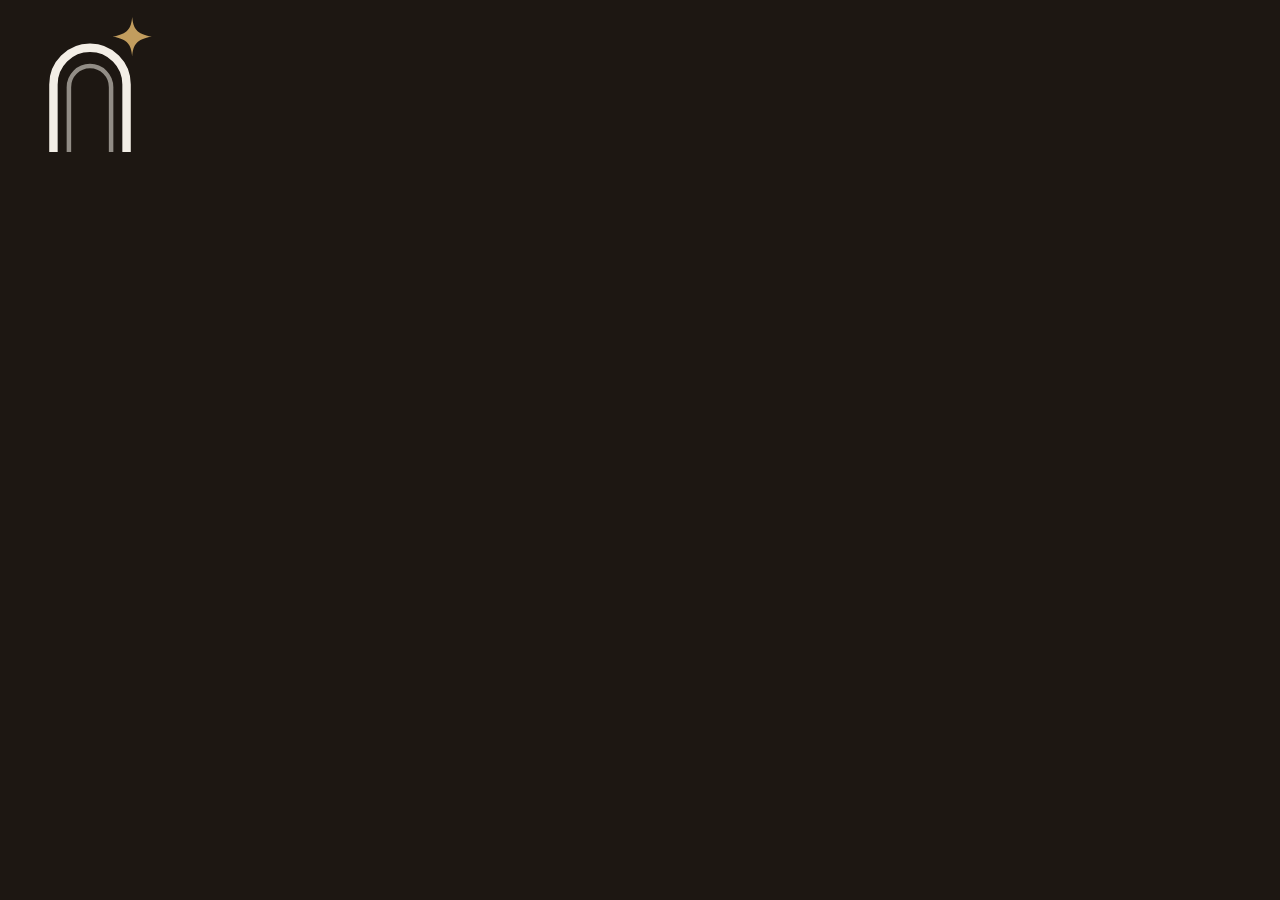
<file: _src/icon.html>
<!doctype html><html><head><style>html,body{margin:0;width:180px;height:180px;overflow:hidden;background:#1D1712}</style></head><body>
<svg xmlns="http://www.w3.org/2000/svg" viewBox="0 0 64 64" width="180" height="180"><rect width="64" height="64" fill="#1D1712"/><path d="M19 54V30a13 13 0 0 1 26 0v24" fill="none" stroke="#F3EEE6" stroke-width="3"/><path d="M24.5 54V31a7.5 7.5 0 0 1 15 0v23" fill="none" stroke="#F3EEE6" stroke-width="1.6" opacity=".55"/><path d="M47 6c.4 4 1.4 6 7 7-5.6 1-6.6 3-7 7-.4-4-1.4-6-7-7 5.6-1 6.6-3 7-7Z" fill="#C29D5E"/></svg></body></html>
</file>
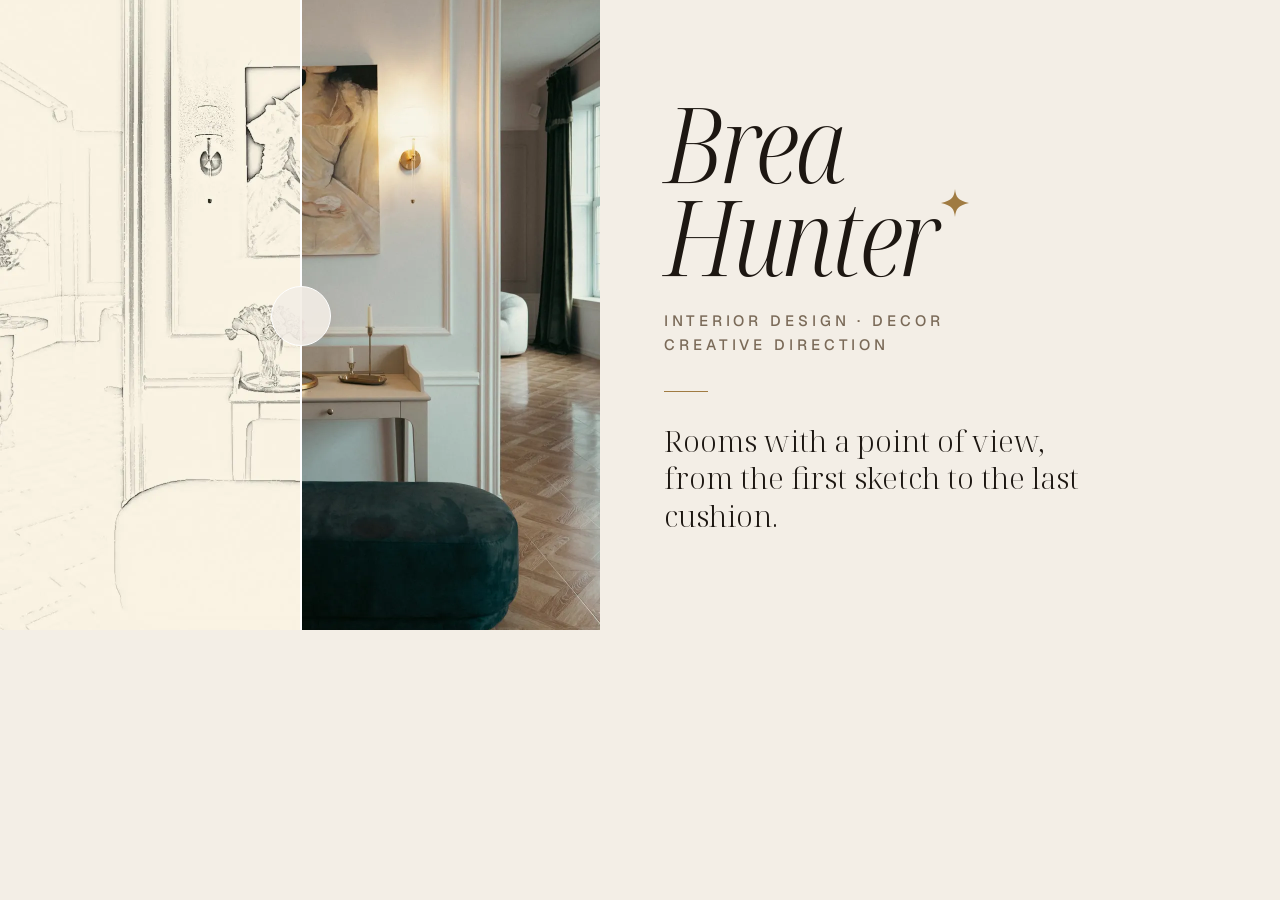
<file: _src/og-card.html>
<!doctype html><html><head><meta charset="utf-8">
<link href="https://fonts.googleapis.com/css2?family=Geist:wght@400..600&family=Noto+Serif+Display:ital,wdth,wght@1,62.5..100,100..900&display=swap" rel="stylesheet">
<style>
html,body{margin:0;width:1200px;height:630px;overflow:hidden;background:#F3EEE6;color:#1D1712}
.wrap{display:grid;grid-template-columns:600px 600px;height:630px}
.art{position:relative;overflow:hidden}
.art img{position:absolute;inset:0;width:100%;height:100%;object-fit:cover;object-position:50% 55%}
.art .sk{clip-path:inset(0 50% 0 0)}
.art .line{position:absolute;top:0;bottom:0;left:50%;width:1.5px;background:#fff}
.art .k{position:absolute;left:50%;top:50%;width:58px;height:58px;margin:-29px 0 0 -29px;border-radius:50%;background:rgba(243,238,230,.9);border:1px solid #fff}
.copy{display:flex;flex-direction:column;justify-content:center;padding:0 64px}
.sig{font:italic 300 104px/.9 "Noto Serif Display";font-variation-settings:"wdth" 82;letter-spacing:-.03em;position:relative}
.sig svg{width:28px;height:28px;fill:#A07B42;vertical-align:top;margin-left:4px}
.sub{margin-top:26px;font:500 15px/1.6 Geist;letter-spacing:.26em;text-transform:uppercase;color:#7A6A58}
.line2{margin-top:30px;font:300 30px/1.25 "Noto Serif Display";max-width:440px}
.rule{width:44px;height:1px;background:#A07B42;margin-top:34px}
</style></head><body><div class="wrap">
<div class="art"><img src="../assets/img/hero-panelled-salon.webp"><img class="sk" src="../assets/img/hero-panelled-salon-sketch.webp"><div class="line"></div><div class="k"></div></div>
<div class="copy"><div class="sig">Brea<br>Hunter<svg viewBox="0 0 24 24"><path d="M12 0c.7 6.6 2.3 9.9 12 12-9.7 2.1-11.3 5.4-12 12-.7-6.6-2.3-9.9-12-12C9.7 9.9 11.3 6.6 12 0Z"/></svg></div>
<div class="sub">Interior design · Decor<br>Creative direction</div>
<div class="rule"></div>
<div class="line2">Rooms with a point of view, from the first sketch to the last cushion.</div></div>
</div></body></html>
</file>
<file: assets/site.css>
/* Brea Hunter: plaster, travertine, walnut and brass */
:root {
  --plaster: #F3EEE6;
  --linen: #EAE2D6;
  --travertine: #DCCFBD;
  --stone: #A59C8C;
  --taupe: #7A6A58;
  --walnut: #3A2C21;
  --ink: #1D1712;
  --brass: #A07B42;
  --brass-hi: #C29D5E;
  --line: rgba(29, 23, 18, .14);
  --serif: "Noto Serif Display", "Didot", "Bodoni 72", Georgia, serif;
  --sans: "Geist", system-ui, -apple-system, "Segoe UI", sans-serif;
  --wrap: 1320px;
  --gut: clamp(16px, 4.2vw, 56px);
  --ease: cubic-bezier(.22, .8, .16, 1);
  --hdr: 84px;
}
*, *::before, *::after { box-sizing: border-box; }
html { scroll-behavior: smooth; scroll-padding-top: var(--hdr); -webkit-text-size-adjust: 100%; }
body {
  margin: 0; background: var(--plaster); color: var(--ink);
  font: 400 1.0625rem/1.65 var(--sans);
  -webkit-font-smoothing: antialiased; text-rendering: optimizeLegibility;
  overflow-x: hidden;
}
img { display: block; max-width: 100%; height: auto; }
a { color: inherit; }
button, input, select, textarea { font: inherit; color: inherit; }
::selection { background: var(--travertine); }
:focus-visible { outline: 1.5px solid var(--brass); outline-offset: 4px; }
.wrap { max-width: var(--wrap); margin: 0 auto; padding: 0 var(--gut); }
.sr-only { position: absolute; width: 1px; height: 1px; overflow: hidden; clip: rect(0 0 0 0); white-space: nowrap; }
.skip { position: absolute; left: 12px; top: -60px; z-index: 100; background: var(--ink); color: var(--plaster); padding: 10px 16px; text-decoration: none; }
.skip:focus { top: 12px; }

/* Type */
h1, h2, h3 { font-family: var(--serif); font-weight: 300; margin: 0; letter-spacing: -.015em; }
h2 { font-size: clamp(2.6rem, 6.2vw, 5.4rem); line-height: .98; font-style: italic; font-variation-settings: "wdth" 88; }
h3 { font-size: 1.6rem; line-height: 1.15; font-weight: 400; }
p { margin: 0; }
.eyebrow {
  display: inline-flex; align-items: center; gap: 14px;
  font: 500 .74rem/1 var(--sans); letter-spacing: .24em; text-transform: uppercase; color: var(--taupe);
  margin-bottom: 22px;
}
.eyebrow::before { content: ""; width: 34px; height: 1px; background: var(--brass); }
.lede { font-size: 1.14rem; line-height: 1.65; color: #5d5246; max-width: 52ch; }

/* Buttons */
.btn {
  display: inline-flex; align-items: center; justify-content: center; gap: 12px;
  font: 500 .82rem/1 var(--sans); letter-spacing: .16em; text-transform: uppercase;
  padding: 19px 30px; border: 1px solid transparent; border-radius: 0; text-decoration: none; cursor: pointer;
  transition: background .35s var(--ease), color .35s var(--ease), border-color .35s var(--ease);
}
.btn svg { width: 18px; height: 18px; transition: transform .35s var(--ease); }
.btn:hover svg { transform: translateX(4px); }
.btn-ink { background: var(--ink); color: var(--plaster); }
.btn-ink:hover { background: var(--walnut); }
.btn-line { border-color: rgba(29, 23, 18, .35); color: var(--ink); background: transparent; }
.btn-line:hover { border-color: var(--ink); background: var(--ink); color: var(--plaster); }

/* Header */
.hdr { position: fixed; inset: 0 0 auto; z-index: 50; transition: background .4s, box-shadow .4s, backdrop-filter .4s; }
.hdr.solid { background: rgba(243, 238, 230, .9); backdrop-filter: blur(14px) saturate(1.2); -webkit-backdrop-filter: blur(14px) saturate(1.2); box-shadow: 0 1px 0 var(--line); }
.hdr-bar { height: var(--hdr); display: flex; align-items: center; justify-content: space-between; gap: 24px; }
.brand { display: inline-flex; align-items: center; gap: 14px; text-decoration: none; color: var(--ink); }
.brand-arch { width: 32px; height: 42px; overflow: visible; }
.brand-b { font: italic 300 22px var(--serif); fill: currentColor; }
.brand-glint { fill: var(--brass); }
.brand-word { display: flex; flex-direction: column; gap: 5px; }
.brand-name { font: 500 1.06rem/1 var(--serif); letter-spacing: .28em; text-transform: uppercase; font-variation-settings: "wdth" 100; }
.brand-sub { font: 500 .58rem/1 var(--sans); letter-spacing: .3em; text-transform: uppercase; color: var(--taupe); }
.nav { display: flex; align-items: center; gap: clamp(18px, 2.4vw, 36px); }
.nav a { text-decoration: none; font: 500 .76rem/1 var(--sans); letter-spacing: .18em; text-transform: uppercase; position: relative; padding: 6px 0; }
.nav a:not(.nav-cta)::after { content: ""; position: absolute; left: 0; right: 0; bottom: 0; height: 1px; background: var(--brass); transform: scaleX(0); transform-origin: right; transition: transform .4s var(--ease); }
.nav a:not(.nav-cta):hover::after { transform: scaleX(1); transform-origin: left; }
.nav .nav-cta { border: 1px solid rgba(29, 23, 18, .35); padding: 13px 18px; transition: background .3s, color .3s; }
.nav .nav-cta:hover { background: var(--ink); color: var(--plaster); }
.menu-btn { display: none; background: none; border: 1px solid rgba(29, 23, 18, .35); padding: 10px 16px; font: 500 .74rem/1 var(--sans); letter-spacing: .2em; text-transform: uppercase; cursor: pointer; }

/* Hero */
.hero { padding: calc(var(--hdr) + clamp(20px, 3vw, 40px)) 0 clamp(64px, 9vw, 120px); position: relative; }
.hero::before { content: ""; position: absolute; inset: 0 0 auto; height: 72%; background: linear-gradient(180deg, var(--linen), transparent); z-index: -1; }
.hero-grid { display: grid; grid-template-columns: 1.05fr .95fr; grid-template-areas: "copy art" "more art"; column-gap: clamp(32px, 6vw, 96px); align-items: center; }
.hero-copy { grid-area: copy; align-self: end; }
.hero-more { grid-area: more; align-self: start; }
.hero-art { grid-area: art; }
.hero h1 { display: flex; flex-direction: column; gap: 22px; margin-bottom: 30px; }
.sig {
  font: italic 300 clamp(3.6rem, min(9.6vw, 14svh), 8.6rem)/.9 var(--serif); letter-spacing: -.03em;
  font-variation-settings: "wdth" 82; display: inline-block;
}
.sig-end { position: relative; display: inline-block; padding-right: .3em; white-space: nowrap; }
.sig-glint { position: absolute; width: .26em; height: .26em; right: 0; top: .02em; fill: var(--brass); animation: glint 5s ease-in-out infinite; }
@keyframes glint { 0%, 70%, 100% { transform: scale(1) rotate(0); opacity: 1; } 80% { transform: scale(.55) rotate(45deg); opacity: .6; } 90% { transform: scale(1.12) rotate(90deg); opacity: 1; } }
.h1-sub { font: 500 .8rem/1.4 var(--sans); letter-spacing: .26em; text-transform: uppercase; color: var(--taupe); }
.hero-line { font: 300 clamp(1.5rem, 2.4vw, 2.05rem)/1.25 var(--serif); max-width: 22ch; margin-bottom: 22px; letter-spacing: -.01em; }
.hero .lede { margin-bottom: 38px; }
.hero-cta { display: flex; flex-wrap: wrap; gap: 14px; }
.hero-art { margin: 0; justify-self: end; width: min(100%, 500px, calc((100svh - var(--hdr) - 110px) * .6667)); min-width: 300px; }
.hero-cap { display: flex; justify-content: space-between; gap: 16px; margin-top: 16px; font: 500 .68rem/1.4 var(--sans); letter-spacing: .2em; text-transform: uppercase; color: var(--taupe); }
.hero-cap-no { color: var(--stone); }

/* Before / after */
.ba {
  --pos: 50%;
  position: relative; overflow: hidden; background: var(--linen);
  aspect-ratio: 3 / 2; touch-action: pan-y; user-select: none; -webkit-user-select: none; cursor: ew-resize;
}
.ba-arch { aspect-ratio: 2 / 3; border-radius: 50% 50% 0 0 / 33.34% 33.34% 0 0; box-shadow: 0 40px 80px -40px rgba(58, 44, 33, .45); }
.ba-img { position: absolute; inset: 0; width: 100%; height: 100%; object-fit: cover; pointer-events: none; -webkit-user-drag: none; }
.ba-before { position: absolute; inset: 0; clip-path: inset(0 calc(100% - var(--pos)) 0 0); }
.ba-handle { position: absolute; top: 0; bottom: 0; left: var(--pos); width: 0; outline: none; }
.ba-handle::before { content: ""; position: absolute; top: 0; bottom: 0; left: -.5px; width: 1px; background: rgba(255, 255, 255, .9); box-shadow: 0 0 0 .5px rgba(29, 23, 18, .12); }
.ba-knob {
  position: absolute; top: 50%; left: 0; width: 54px; height: 54px; transform: translate(-50%, -50%);
  border-radius: 50%; background: rgba(243, 238, 230, .82); backdrop-filter: blur(8px); -webkit-backdrop-filter: blur(8px);
  border: 1px solid rgba(255, 255, 255, .9); box-shadow: 0 10px 30px -8px rgba(29, 23, 18, .35);
  display: grid; place-items: center; color: var(--ink); transition: transform .35s var(--ease), background .3s;
}
.ba-knob svg { width: 22px; height: 22px; }
.ba:hover .ba-knob, .ba.dragging .ba-knob { transform: translate(-50%, -50%) scale(1.08); background: rgba(243, 238, 230, .95); }
.ba-handle:focus-visible .ba-knob { outline: 1.5px solid var(--brass); outline-offset: 4px; }
.ba-tag {
  position: absolute; bottom: 18px; padding: 8px 12px; pointer-events: none;
  font: 500 .64rem/1 var(--sans); letter-spacing: .22em; text-transform: uppercase;
  background: rgba(243, 238, 230, .86); backdrop-filter: blur(6px); -webkit-backdrop-filter: blur(6px); transition: opacity .3s;
}
.ba-tag-l { left: 18px; }
.ba-tag-r { right: 18px; background: rgba(29, 23, 18, .7); color: var(--plaster); }
.ba-arch .ba-tag { bottom: 22px; }

/* Statement */
.statement { padding: clamp(72px, 10vw, 150px) 0; background: var(--ink); color: var(--linen); position: relative; overflow: hidden; }
.statement-grid { display: grid; grid-template-columns: .8fr 1.2fr; gap: clamp(36px, 7vw, 120px); align-items: center; }
.statement-img { border-radius: 999px 999px 0 0; overflow: hidden; aspect-ratio: 2 / 3; max-width: 420px; }
.statement-img img { width: 100%; height: 100%; object-fit: cover; transform: scale(1.08); transition: transform 1.6s var(--ease); }
.statement-img.in img { transform: scale(1); }
.statement .eyebrow { color: var(--stone); }
.statement blockquote { margin: 0 0 34px; }
.statement blockquote p { font: italic 300 clamp(1.9rem, 3.7vw, 3.3rem)/1.16 var(--serif); letter-spacing: -.015em; font-variation-settings: "wdth" 90; color: var(--plaster); }
.statement blockquote footer { margin-top: 26px; font: 500 .74rem/1 var(--sans); letter-spacing: .26em; text-transform: uppercase; color: var(--brass-hi); }
.statement-body { color: var(--stone); max-width: 50ch; font-size: 1.08rem; }

/* Section heads */
.sec-head { margin-bottom: clamp(40px, 5vw, 72px); }
.sec-head h2 { margin-bottom: 24px; }
.sec-head-split { display: flex; justify-content: space-between; align-items: flex-end; gap: 32px 64px; flex-wrap: wrap; }
.sec-head-split h2 { margin-bottom: 0; }

/* Room studies */
.work { --tint: #d5d5ce; padding: clamp(80px, 10vw, 150px) 0; background: color-mix(in srgb, var(--tint) 34%, var(--plaster)); transition: background-color 1.2s var(--ease); }
.studies { display: grid; gap: 28px; }
.study-tabs { display: flex; gap: 0; border-bottom: 1px solid var(--line); overflow-x: auto; scrollbar-width: none; }
.study-tabs::-webkit-scrollbar { display: none; }
.study-tabs button {
  flex: 0 0 auto; background: none; border: 0; cursor: pointer; padding: 16px 22px 18px; position: relative;
  font: 400 1.12rem/1 var(--serif); color: var(--taupe); transition: color .3s; white-space: nowrap;
}
.study-tabs button span { font: 500 .62rem/1 var(--sans); letter-spacing: .2em; margin-right: 10px; vertical-align: 3px; color: var(--stone); }
.study-tabs button::after { content: ""; position: absolute; left: 22px; right: 22px; bottom: -1px; height: 1.5px; background: var(--ink); transform: scaleX(0); transition: transform .5s var(--ease); }
.study-tabs button[aria-selected="true"] { color: var(--ink); }
.study-tabs button[aria-selected="true"]::after { transform: scaleX(1); }
.study-tabs button:hover { color: var(--ink); }
.study { display: grid; grid-template-columns: 1.6fr 1fr; gap: clamp(28px, 4vw, 64px); align-items: start; }
.study[hidden] { display: none; }
.study.is-on { animation: studyIn .8s var(--ease); }
@keyframes studyIn { from { opacity: 0; transform: translateY(14px); } to { opacity: 1; transform: none; } }
.study-no { font: 500 .7rem/1 var(--sans); letter-spacing: .24em; text-transform: uppercase; color: var(--brass); margin-bottom: 14px; }
.study-info h3 { font: italic 300 clamp(2rem, 3.2vw, 2.8rem)/1.05 var(--serif); margin-bottom: 18px; font-variation-settings: "wdth" 88; }
.study-info > p:not(.study-no) { color: #5d5246; margin-bottom: 22px; }
.study-moves { list-style: none; margin: 0 0 30px; padding: 0; border-top: 1px solid var(--line); }
.study-moves li { padding: 12px 0; border-bottom: 1px solid var(--line); font-size: .95rem; display: flex; gap: 14px; align-items: baseline; }
.study-moves li::before { content: ""; width: 6px; height: 6px; border-radius: 50%; background: var(--brass); flex: none; transform: translateY(-2px); }
.palette-label { font: 500 .7rem/1 var(--sans); letter-spacing: .22em; text-transform: uppercase; margin-bottom: 14px; display: flex; justify-content: space-between; gap: 12px; }
.palette-label span { color: var(--stone); letter-spacing: .14em; }
.chips { display: grid; grid-template-columns: repeat(6, 1fr); gap: 8px; }
.chip { background: none; border: 0; padding: 0; text-align: left; cursor: pointer; display: grid; gap: 3px; min-width: 0; }
.chip i { display: block; aspect-ratio: 3 / 4; background: var(--c); border-radius: 999px 999px 2px 2px; box-shadow: inset 0 0 0 1px rgba(29, 23, 18, .08); transition: transform .4s var(--ease); margin-bottom: 6px; }
.chip:hover i, .chip:focus-visible i { transform: translateY(-4px); }
.chip b { font: 400 .8rem/1.15 var(--serif); font-style: italic; }
.chip small { font: 500 .58rem/1 var(--sans); letter-spacing: .08em; color: var(--stone); }

/* Services */
.services { padding: clamp(80px, 10vw, 150px) 0; }
.svc-grid { display: grid; grid-template-columns: repeat(4, 1fr); gap: clamp(18px, 2.2vw, 32px); }
.svc-img { aspect-ratio: 3 / 4; overflow: hidden; margin-bottom: 22px; background: var(--linen); }
.svc:nth-child(odd) .svc-img { border-radius: 999px 999px 0 0; }
.svc-img img { width: 100%; height: 100%; object-fit: cover; transition: transform 1.2s var(--ease); }
.svc:hover .svc-img img { transform: scale(1.05); }
.svc:nth-child(even) { margin-top: clamp(0px, 5vw, 72px); }
.svc-no { font: 500 .68rem/1 var(--sans); letter-spacing: .24em; color: var(--brass); margin-bottom: 10px; }
.svc h3 { margin-bottom: 12px; }
.svc p:last-child { color: #5d5246; font-size: .98rem; }

/* Approach */
.approach { padding: clamp(80px, 10vw, 150px) 0; background: var(--linen); }
.approach-grid { display: grid; grid-template-columns: 1fr 1fr; gap: clamp(40px, 7vw, 110px); align-items: center; }
.approach-media { position: relative; padding-bottom: 18%; }
.approach-a { width: 82%; aspect-ratio: 1; object-fit: cover; object-position: 50% 85%; }
.approach-b { position: absolute; right: 0; bottom: 0; width: 52%; aspect-ratio: 4 / 5; object-fit: cover; border: 10px solid var(--linen); }
.steps { list-style: none; padding: 0; margin: 12px 0 0; counter-reset: s; }
.steps li { display: grid; grid-template-columns: 64px 1fr; gap: 12px; padding: 26px 0; border-top: 1px solid var(--line); }
.steps li:last-child { border-bottom: 1px solid var(--line); }
.step-no { font: italic 300 2rem/1 var(--serif); color: var(--brass); }
.steps h3 { font-size: 1.45rem; margin-bottom: 8px; }
.steps p { color: #5d5246; font-size: .98rem; }

/* Notes */
.notes { padding: clamp(80px, 10vw, 150px) 0; }
.note-grid { display: grid; grid-template-columns: repeat(4, 1fr); gap: 0; border-top: 1px solid var(--line); }
.note { padding: 32px clamp(18px, 2vw, 30px) 36px; border-right: 1px solid var(--line); display: flex; flex-direction: column; gap: 14px; transition: background .5s var(--ease); }
.note:first-child { padding-left: 0; }
.note:last-child { border-right: 0; }
.note:hover { background: rgba(234, 226, 214, .55); }
.note-tag { font: 500 .66rem/1 var(--sans); letter-spacing: .24em; text-transform: uppercase; color: var(--brass); }
.note h3 { font-size: 1.5rem; }
.note p:not(.note-tag) { color: #5d5246; font-size: .96rem; flex: 1; }
.note a { display: inline-flex; align-items: center; gap: 10px; font: 500 .7rem/1 var(--sans); letter-spacing: .2em; text-transform: uppercase; text-decoration: none; padding-top: 8px; }
.note a svg { width: 16px; height: 16px; transition: transform .3s var(--ease); }
.note a:hover svg { transform: translateX(4px); }

/* Instagram */
.journal { padding: clamp(80px, 10vw, 140px) 0; background: var(--linen); }
.ig-ico { width: 16px; height: 16px; }
.journal .eyebrow::before { display: none; }
.journal-side { display: grid; gap: 20px; justify-items: start; max-width: 420px; }
.ig-grid { display: grid; grid-template-columns: repeat(4, 1fr); gap: clamp(8px, 1vw, 14px); }
.ig-tile { position: relative; display: block; aspect-ratio: 1; overflow: hidden; background: var(--travertine); text-decoration: none; }
.ig-tile img { width: 100%; height: 100%; object-fit: cover; transition: transform 1s var(--ease), filter .6s; }
.ig-cap {
  position: absolute; inset: auto 0 0; padding: 40px 18px 18px; color: var(--plaster);
  font: italic 300 1.05rem/1.3 var(--serif);
  background: linear-gradient(transparent, rgba(29, 23, 18, .78)); opacity: 0; transform: translateY(8px);
  transition: opacity .45s var(--ease), transform .45s var(--ease);
}
.ig-tile:hover img, .ig-tile:focus-visible img { transform: scale(1.05); }
.ig-tile:hover .ig-cap, .ig-tile:focus-visible .ig-cap { opacity: 1; transform: none; }
.ig-kind { position: absolute; top: 12px; right: 12px; width: 20px; height: 20px; color: #fff; filter: drop-shadow(0 1px 3px rgba(0, 0, 0, .4)); }

/* Enquire */
.enquire { padding: clamp(80px, 10vw, 150px) 0; }
.enquire-grid { display: grid; grid-template-columns: .9fr 1.1fr; gap: clamp(40px, 7vw, 110px); align-items: start; }
.enquire-copy { position: sticky; top: calc(var(--hdr) + 32px); }
.enquire-copy h2 { margin-bottom: 24px; }
.enquire-list { list-style: none; padding: 0; margin: 32px 0; display: grid; gap: 14px; }
.enquire-list li { display: flex; gap: 14px; align-items: baseline; }
.enquire-list svg { width: 12px; height: 12px; fill: var(--brass); flex: none; }
.enquire-alt { color: #5d5246; }
.enquire-alt a { color: var(--ink); text-underline-offset: 4px; text-decoration-color: var(--brass); }
.form { display: grid; gap: 26px; background: #fbf8f3; padding: clamp(24px, 4vw, 48px); box-shadow: 0 1px 0 var(--line), 0 30px 60px -40px rgba(58, 44, 33, .4); }
.pick { border: 0; margin: 0; padding: 0; display: flex; flex-wrap: wrap; gap: 8px; }
.pick legend { font: 500 .7rem/1 var(--sans); letter-spacing: .22em; text-transform: uppercase; margin-bottom: 14px; padding: 0; }
.pick label { position: relative; cursor: pointer; }
.pick input { position: absolute; opacity: 0; inset: 0; cursor: pointer; }
.pick span { display: inline-block; padding: 11px 16px; border: 1px solid rgba(29, 23, 18, .2); font-size: .9rem; transition: background .25s, color .25s, border-color .25s; }
.pick label:hover span { border-color: var(--ink); }
.pick input:checked + span { background: var(--ink); color: var(--plaster); border-color: var(--ink); }
.pick input:focus-visible + span { outline: 1.5px solid var(--brass); outline-offset: 3px; }
.row { display: grid; grid-template-columns: 1fr 1fr; gap: 20px; }
.field { display: grid; gap: 8px; }
.field > span { font: 500 .7rem/1 var(--sans); letter-spacing: .22em; text-transform: uppercase; }
.field em { font-style: normal; color: var(--stone); letter-spacing: .1em; text-transform: none; }
.field input, .field select, .field textarea {
  width: 100%; border: 0; border-bottom: 1px solid rgba(29, 23, 18, .25); background: transparent; padding: 10px 0 12px; border-radius: 0;
  font-size: 1rem; transition: border-color .3s; appearance: none; -webkit-appearance: none;
}
.field select { background: url("data:image/svg+xml,%3Csvg xmlns='http://www.w3.org/2000/svg' viewBox='0 0 24 24'%3E%3Cpath d='m6 9 6 6 6-6' fill='none' stroke='%231D1712' stroke-width='1.5'/%3E%3C/svg%3E") right 2px center / 16px no-repeat; cursor: pointer; }
.field textarea { resize: vertical; min-height: 120px; line-height: 1.55; }
.field input:focus, .field select:focus, .field textarea:focus { outline: none; border-bottom-color: var(--brass); }
.field .bad { border-bottom-color: #9b3a2f; }
.form-foot { display: flex; align-items: center; gap: 20px; flex-wrap: wrap; }
.form-msg { font-size: .92rem; color: #5d5246; flex: 1; min-width: 220px; }

/* Footer */
.ftr { background: var(--ink); color: var(--linen); padding: clamp(64px, 9vw, 120px) 0 32px; }
.ftr-mark { padding-bottom: clamp(36px, 5vw, 64px); border-bottom: 1px solid rgba(234, 226, 214, .15); }
.ftr-sig { font: italic 300 clamp(3.4rem, 12vw, 10rem)/.9 var(--serif); letter-spacing: -.03em; font-variation-settings: "wdth" 82; color: var(--plaster); }
.ftr-sub { margin-top: 18px; font: 500 .72rem/1.7 var(--sans); letter-spacing: .28em; text-transform: uppercase; color: var(--stone); }
.ftr-row { display: flex; justify-content: space-between; align-items: center; gap: 24px; flex-wrap: wrap; padding: 30px 0; }
.ftr-nav { display: flex; flex-wrap: wrap; gap: 10px 28px; }
.ftr-nav a, .ftr-ig { text-decoration: none; font: 500 .74rem/1 var(--sans); letter-spacing: .2em; text-transform: uppercase; color: var(--linen); }
.ftr-nav a:hover, .ftr-ig:hover { color: var(--brass-hi); }
.ftr-ig { display: inline-flex; gap: 10px; align-items: center; }
.ftr-ig svg { width: 18px; height: 18px; }
.ftr-legal { display: flex; justify-content: space-between; gap: 12px; flex-wrap: wrap; font-size: .8rem; color: var(--stone); padding-top: 22px; border-top: 1px solid rgba(234, 226, 214, .1); }
.ftr-legal a { color: var(--linen); }

/* Toast */
.toast { position: fixed; left: 50%; bottom: 28px; z-index: 80; transform: translate(-50%, 20px); opacity: 0; pointer-events: none; background: var(--ink); color: var(--plaster); padding: 14px 20px; font-size: .9rem; transition: opacity .35s, transform .35s var(--ease); max-width: calc(100vw - 32px); }
.toast.show { opacity: 1; transform: translate(-50%, 0); }

/* Reveal */
.js .rv { opacity: 0; transform: translateY(22px); transition: opacity 1s var(--ease), transform 1s var(--ease); }
.js .rv.in { opacity: 1; transform: none; }
.js .ig-grid .rv:nth-child(4n+2), .js .svc-grid .rv:nth-child(2), .js .note-grid .rv:nth-child(2) { transition-delay: .08s; }
.js .ig-grid .rv:nth-child(4n+3), .js .svc-grid .rv:nth-child(3), .js .note-grid .rv:nth-child(3) { transition-delay: .16s; }
.js .ig-grid .rv:nth-child(4n+4), .js .svc-grid .rv:nth-child(4), .js .note-grid .rv:nth-child(4) { transition-delay: .24s; }

/* Responsive */
@media (max-width: 1080px) {
  .svc-grid { grid-template-columns: repeat(2, 1fr); }
  .svc:nth-child(even) { margin-top: 0; }
  .svc:nth-child(odd) .svc-img, .svc .svc-img { border-radius: 0; }
  .svc-grid .svc:nth-child(1) .svc-img, .svc-grid .svc:nth-child(4) .svc-img { border-radius: 999px 999px 0 0; }
  .note-grid { grid-template-columns: repeat(2, 1fr); }
  .note:nth-child(2) { border-right: 0; }
  .note:nth-child(3) { padding-left: 0; }
  .note:nth-child(n+3) { border-top: 1px solid var(--line); }
  .study { grid-template-columns: 1fr; }
  .study-info { display: grid; grid-template-columns: 1fr 1fr; gap: 0 40px; }
  .study-info .palette { grid-column: 1 / -1; }
  .study-info .study-no, .study-info h3 { grid-column: 1 / -1; }
}
@media (max-width: 900px) {
  :root { --hdr: 72px; }
  .menu-btn { display: inline-block; }
  .nav { position: fixed; inset: var(--hdr) 0 auto; background: var(--plaster); flex-direction: column; align-items: stretch; gap: 0; padding: 8px var(--gut) 28px; box-shadow: 0 20px 40px -20px rgba(29, 23, 18, .3); transform: translateY(-8px); opacity: 0; visibility: hidden; transition: opacity .3s, transform .3s var(--ease), visibility 0s .3s; }
  .nav.open { opacity: 1; transform: none; visibility: visible; transition: opacity .3s, transform .3s var(--ease); }
  .nav a { padding: 18px 0; border-bottom: 1px solid var(--line); font-size: .82rem; }
  .nav a:not(.nav-cta)::after { display: none; }
  .nav .nav-cta { margin-top: 18px; text-align: center; padding: 18px; }
  .hdr.menu-open { background: var(--plaster); }
  .hero-grid { grid-template-columns: 1fr; grid-template-areas: "copy" "art" "more"; }
  .hero-art { margin: 8px 0 40px; min-width: 0; }
  .hero-art { justify-self: center; width: min(100%, 460px); }
  .statement-grid { grid-template-columns: 1fr; }
  .statement-img { max-width: 300px; }
  .approach-grid { grid-template-columns: 1fr; }
  .approach-media { max-width: 560px; }
  .enquire-grid { grid-template-columns: 1fr; }
  .enquire-copy { position: static; }
  .ig-grid { grid-template-columns: repeat(2, 1fr); }
  .ig-cap { display: none; }
}
@media (max-width: 640px) {
  .brand-sub { display: none; }
  .brand-name { font-size: .92rem; letter-spacing: .24em; }
  .sig { font-size: clamp(3.3rem, 17vw, 5rem); }
  .hero-cta .btn { flex: 1 1 100%; }
  .hero-cap-no { display: none; }
  .study-tabs button { padding: 14px 14px 16px; font-size: 1rem; }
  .study-tabs button::after { left: 14px; right: 14px; }
  .study-info { display: block; }
  .chips { grid-template-columns: repeat(3, 1fr); gap: 14px 10px; }
  .chip i { aspect-ratio: 4 / 3; }
  .svc-grid { grid-template-columns: 1fr; }
  .svc .svc-img { aspect-ratio: 4 / 3; }
  .svc-grid .svc:nth-child(n) .svc-img { border-radius: 0; }
  .svc-grid .svc:nth-child(1) .svc-img { border-radius: 999px 999px 0 0 / 160px 160px 0 0; }
  .note-grid { grid-template-columns: 1fr; }
  .note, .note:first-child, .note:nth-child(3) { padding: 28px 0; border-right: 0; border-top: 1px solid var(--line); }
  .note:first-child { border-top: 0; }
  .row { grid-template-columns: 1fr; }
  .ba-knob { width: 46px; height: 46px; }
  .ba-tag { bottom: 12px; padding: 7px 10px; font-size: .58rem; }
  .ba-tag-l { left: 12px; } .ba-tag-r { right: 12px; }
  .ftr-legal { flex-direction: column; }
}
@media (prefers-reduced-motion: reduce) {
  html { scroll-behavior: auto; }
  *, *::before, *::after { animation-duration: .01ms !important; animation-iteration-count: 1 !important; transition-duration: .01ms !important; }
  .js .rv { opacity: 1; transform: none; }
}
</file>
